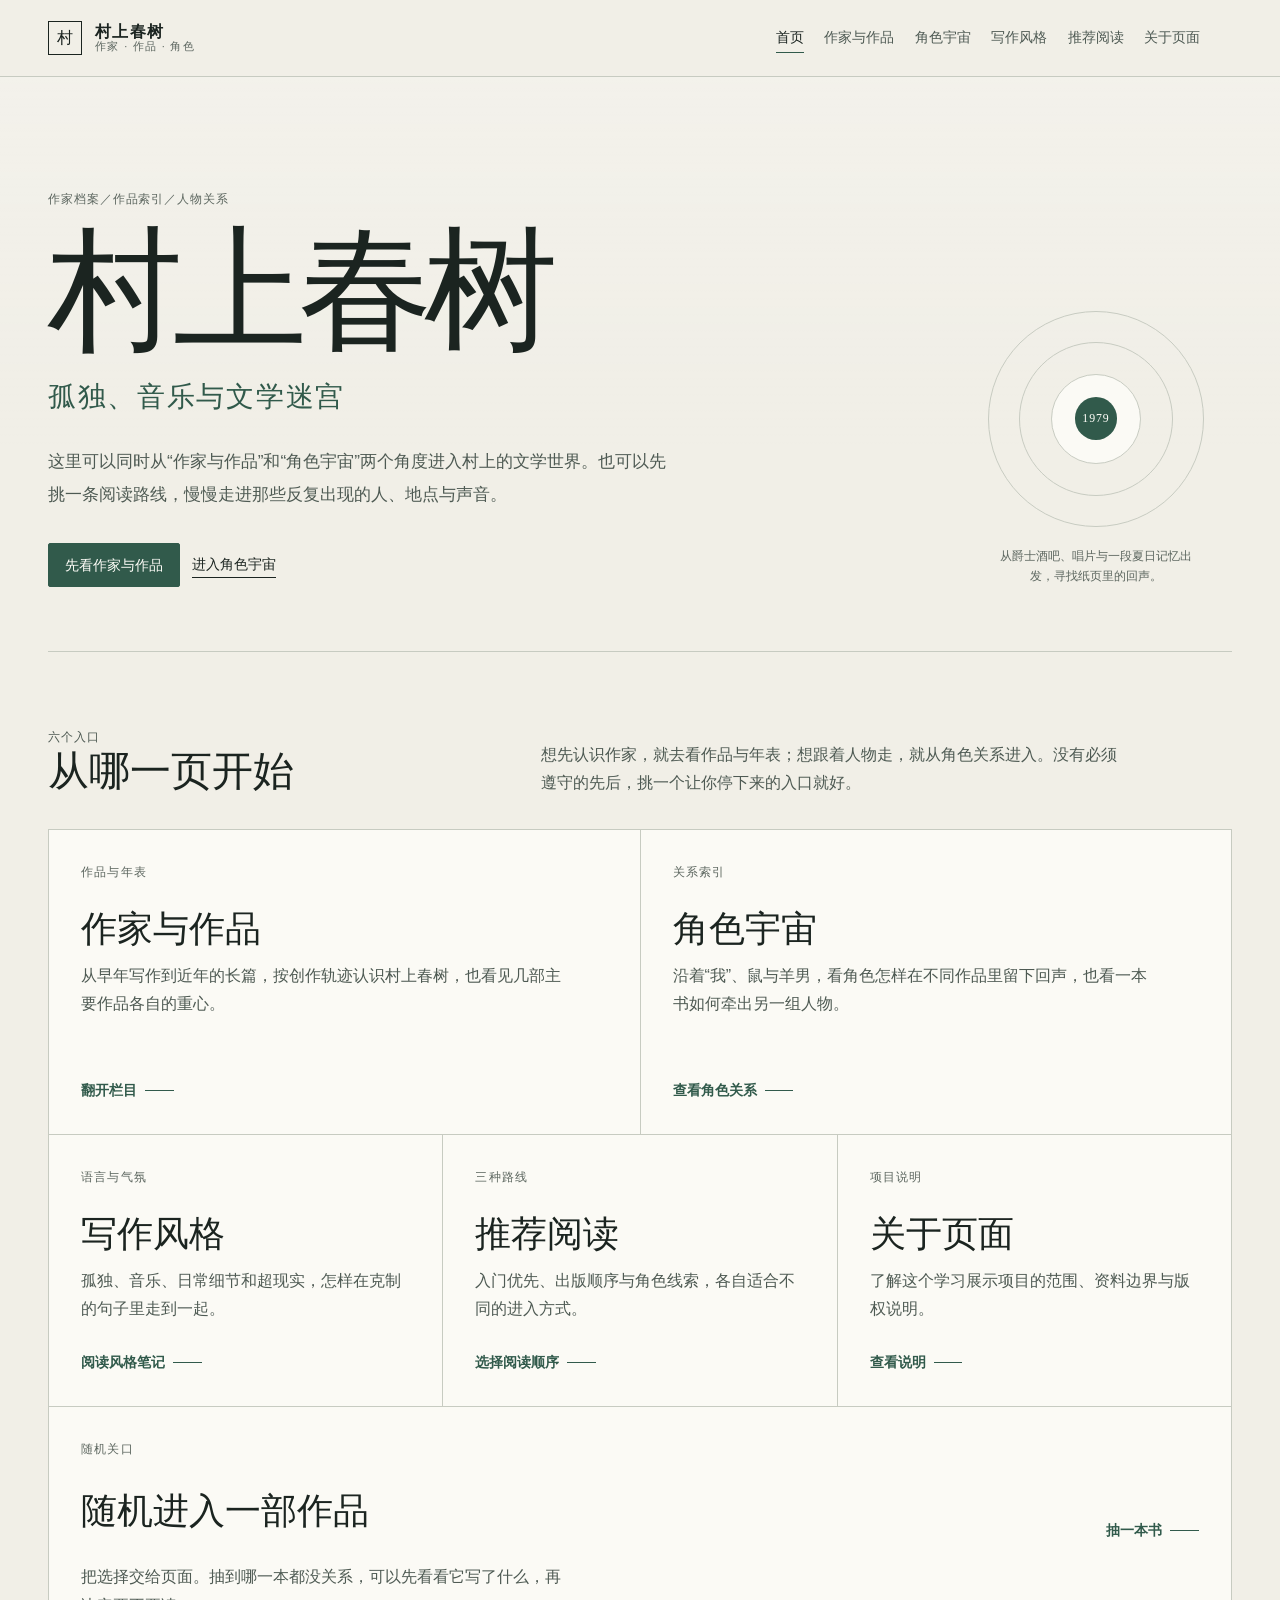
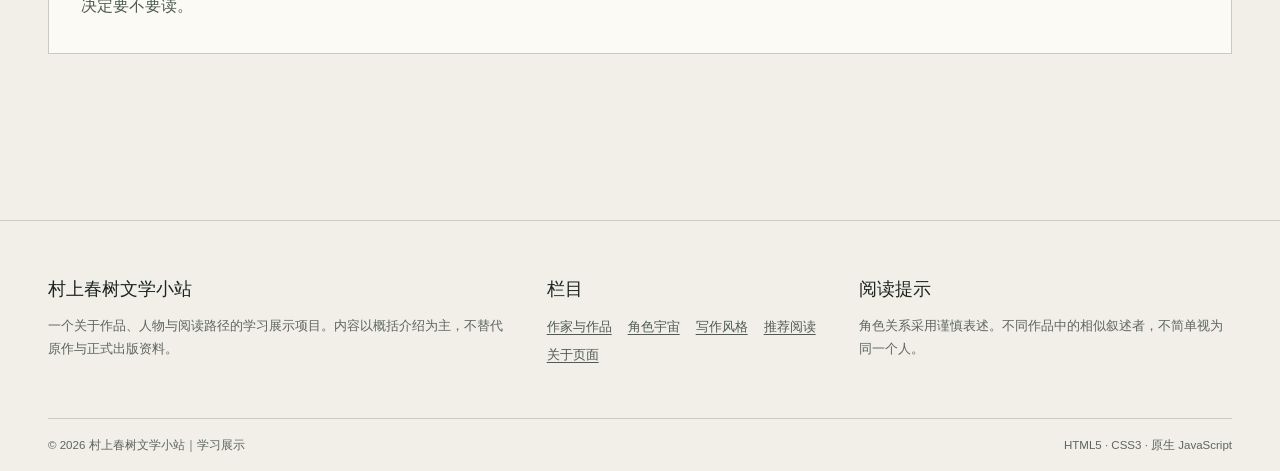
<file: codex/index.html>
<!DOCTYPE html>
<html lang="zh-CN">
  <head>
    <meta charset="UTF-8">
    <meta name="viewport" content="width=device-width, initial-scale=1.0">
    <meta
      name="description"
      content="从作家与作品、角色关系、写作风格和阅读顺序进入村上春树的文学世界。"
    >
    <title>村上春树：作家、作品与角色宇宙</title>
    <link rel="stylesheet" href="style.css">
    <script src="main.js" defer></script>
  </head>
  <body>
    <a class="skip-link" href="#main-content">跳到正文</a>

    <header class="site-header">
      <div class="nav-shell">
        <a class="brand" href="index.html" aria-label="村上春树文学小站首页">
          <span class="brand-mark" aria-hidden="true">村</span>
          <span class="brand-text">
            <strong>村上春树</strong>
            <small>作家 · 作品 · 角色</small>
          </span>
        </a>
        <button
          class="nav-toggle"
          type="button"
          aria-expanded="false"
          aria-controls="primary-navigation"
        >
          <span class="visually-hidden">打开导航</span>
          <span class="nav-toggle-lines" aria-hidden="true"></span>
        </button>
        <nav aria-label="主导航">
          <ul class="nav-list" id="primary-navigation">
            <li><a href="index.html" aria-current="page">首页</a></li>
            <li><a href="author.html">作家与作品</a></li>
            <li><a href="characters.html">角色宇宙</a></li>
            <li><a href="style.html">写作风格</a></li>
            <li><a href="reading.html">推荐阅读</a></li>
            <li><a href="about.html">关于页面</a></li>
          </ul>
        </nav>
      </div>
    </header>

    <main class="page-main" id="main-content">
      <section class="hero" aria-labelledby="hero-title">
        <div class="hero-grid">
          <div class="hero-copy">
            <p class="folio">作家档案／作品索引／人物关系</p>
            <h1 id="hero-title">村上春树</h1>
            <p class="hero-subtitle">孤独、音乐与文学迷宫</p>
            <p class="hero-lead">
              这里可以同时从“作家与作品”和“角色宇宙”两个角度进入村上的文学世界。也可以先挑一条阅读路线，慢慢走进那些反复出现的人、地点与声音。
            </p>
            <div class="hero-actions">
              <a class="button-link button-link--solid" href="author.html">先看作家与作品</a>
              <a class="text-link" href="characters.html">进入角色宇宙</a>
            </div>
          </div>
          <aside class="hero-aside" aria-label="阅读档案图形">
            <figure class="record-figure" aria-hidden="true">
              <span class="record-label">1979</span>
            </figure>
            <p class="record-caption">
              从爵士酒吧、唱片与一段夏日记忆出发，寻找纸页里的回声。
            </p>
          </aside>
        </div>
      </section>

      <section class="portal-section" aria-labelledby="portal-title">
        <div class="section-heading">
          <div>
            <p class="section-kicker">六个入口</p>
            <h2 id="portal-title">从哪一页开始</h2>
          </div>
          <p>
            想先认识作家，就去看作品与年表；想跟着人物走，就从角色关系进入。没有必须遵守的先后，挑一个让你停下来的入口就好。
          </p>
        </div>

        <div class="entry-grid">
          <a class="entry-card" href="author.html">
            <span class="entry-number">作品与年表</span>
            <h3>作家与作品</h3>
            <p>从早年写作到近年的长篇，按创作轨迹认识村上春树，也看见几部主要作品各自的重心。</p>
            <span class="entry-cta">翻开栏目</span>
          </a>

          <a class="entry-card" href="characters.html">
            <span class="entry-number">关系索引</span>
            <h3>角色宇宙</h3>
            <p>沿着“我”、鼠与羊男，看角色怎样在不同作品里留下回声，也看一本书如何牵出另一组人物。</p>
            <span class="entry-cta">查看角色关系</span>
          </a>

          <a class="entry-card" href="style.html">
            <span class="entry-number">语言与气氛</span>
            <h3>写作风格</h3>
            <p>孤独、音乐、日常细节和超现实，怎样在克制的句子里走到一起。</p>
            <span class="entry-cta">阅读风格笔记</span>
          </a>

          <a class="entry-card" href="reading.html">
            <span class="entry-number">三种路线</span>
            <h3>推荐阅读</h3>
            <p>入门优先、出版顺序与角色线索，各自适合不同的进入方式。</p>
            <span class="entry-cta">选择阅读顺序</span>
          </a>

          <a class="entry-card" href="about.html">
            <span class="entry-number">项目说明</span>
            <h3>关于页面</h3>
            <p>了解这个学习展示项目的范围、资料边界与版权说明。</p>
            <span class="entry-cta">查看说明</span>
          </a>

          <button class="entry-card" type="button" data-random-work>
            <span class="entry-number">随机关口</span>
            <h3>随机进入一部作品</h3>
            <p>把选择交给页面。抽到哪一本都没关系，可以先看看它写了什么，再决定要不要读。</p>
            <span class="entry-cta">抽一本书</span>
          </button>
        </div>
      </section>
    </main>

    <footer class="site-footer">
      <div class="page-main">
        <div class="footer-grid">
          <div>
            <h2>村上春树文学小站</h2>
            <p>一个关于作品、人物与阅读路径的学习展示项目。内容以概括介绍为主，不替代原作与正式出版资料。</p>
          </div>
          <div>
            <h2>栏目</h2>
            <div class="footer-nav">
              <a href="author.html">作家与作品</a>
              <a href="characters.html">角色宇宙</a>
              <a href="style.html">写作风格</a>
              <a href="reading.html">推荐阅读</a>
              <a href="about.html">关于页面</a>
            </div>
          </div>
          <div>
            <h2>阅读提示</h2>
            <p>角色关系采用谨慎表述。不同作品中的相似叙述者，不简单视为同一个人。</p>
          </div>
        </div>
        <div class="footer-bottom">
          <span>© <span data-current-year>2026</span> 村上春树文学小站｜学习展示</span>
          <span>HTML5 · CSS3 · 原生 JavaScript</span>
        </div>
      </div>
    </footer>
  </body>
</html>
</file>
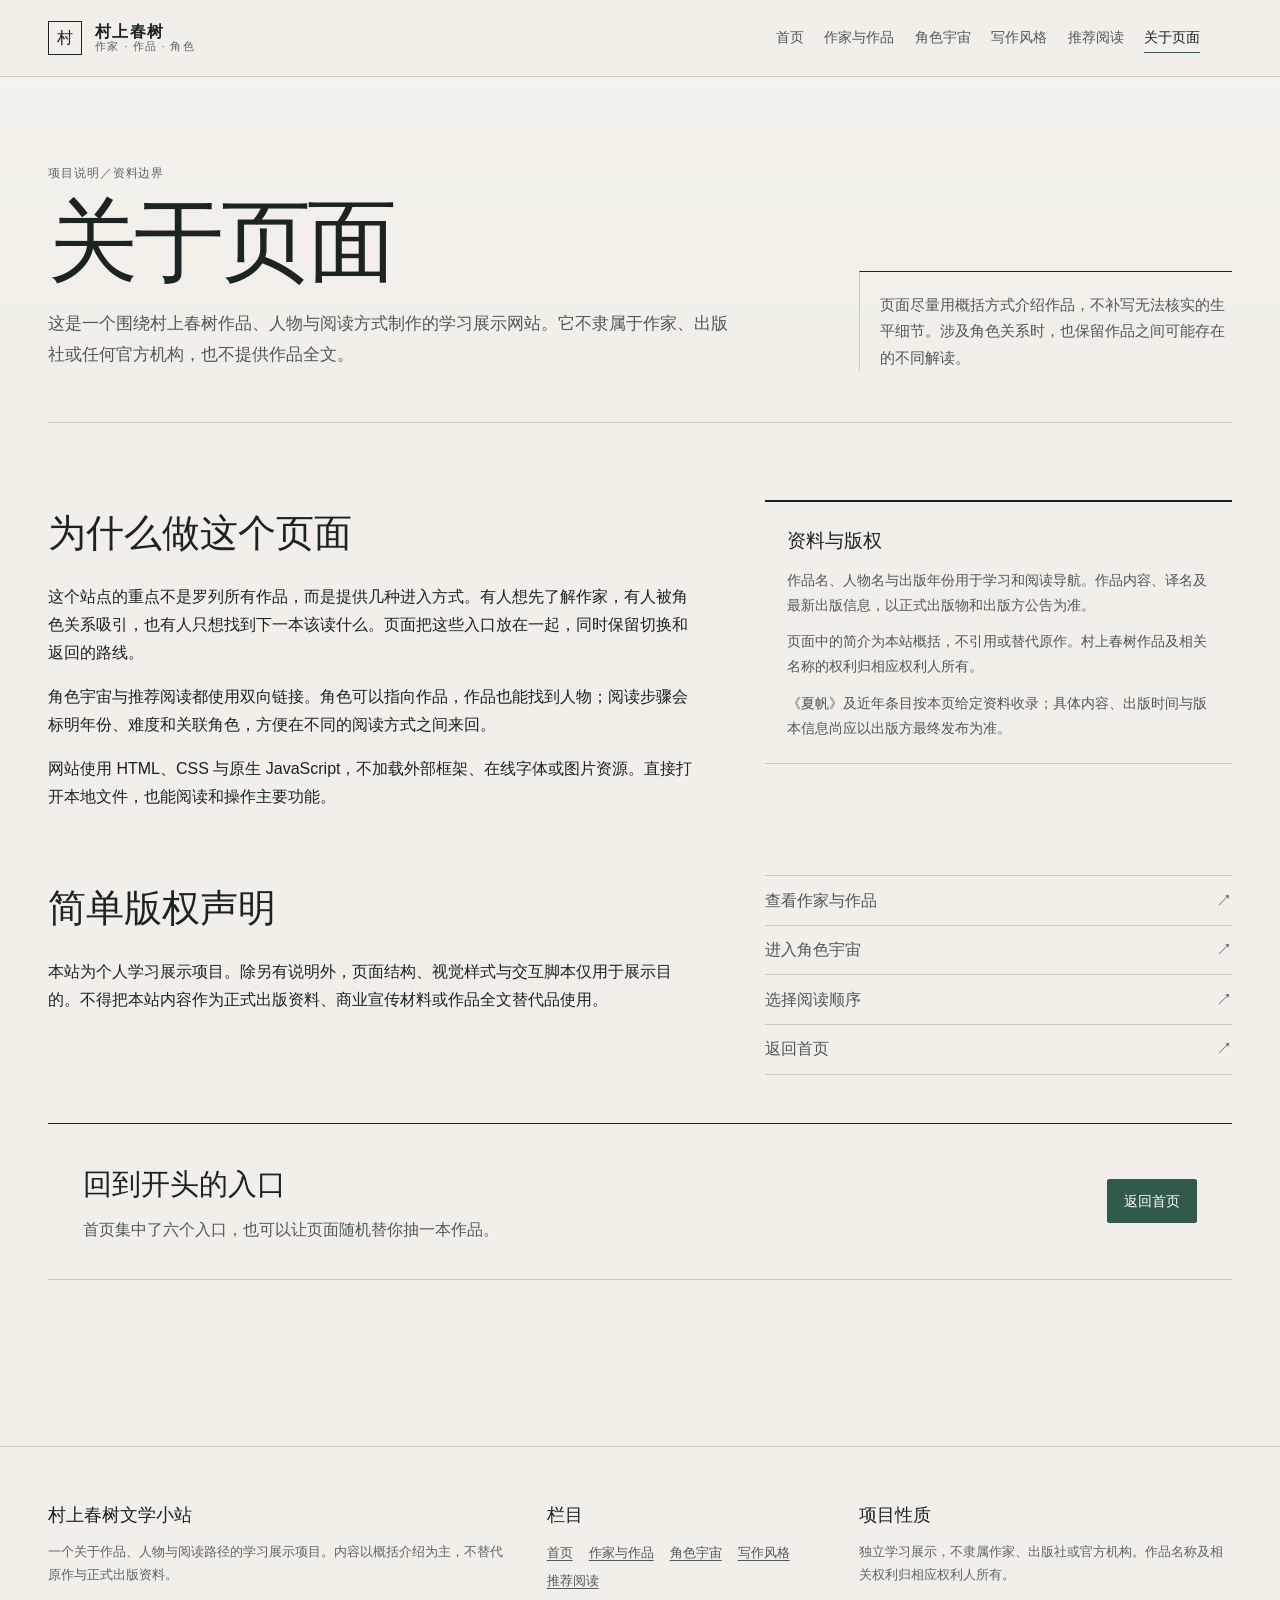
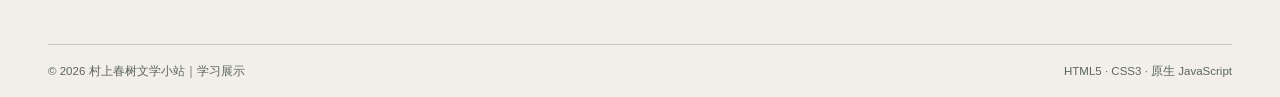
<file: codex/about.html>
<!DOCTYPE html>
<html lang="zh-CN">
  <head>
    <meta charset="UTF-8">
    <meta name="viewport" content="width=device-width, initial-scale=1.0">
    <meta
      name="description"
      content="“村上春树：作家、作品与角色宇宙”学习展示项目的页面说明、资料边界与版权声明。"
    >
    <title>关于页面｜村上春树：作家、作品与角色宇宙</title>
    <link rel="stylesheet" href="style.css">
    <script src="main.js" defer></script>
  </head>
  <body>
    <a class="skip-link" href="#main-content">跳到正文</a>

    <header class="site-header">
      <div class="nav-shell">
        <a class="brand" href="index.html" aria-label="村上春树文学小站首页">
          <span class="brand-mark" aria-hidden="true">村</span>
          <span class="brand-text">
            <strong>村上春树</strong>
            <small>作家 · 作品 · 角色</small>
          </span>
        </a>
        <button
          class="nav-toggle"
          type="button"
          aria-expanded="false"
          aria-controls="primary-navigation"
        >
          <span class="visually-hidden">打开导航</span>
          <span class="nav-toggle-lines" aria-hidden="true"></span>
        </button>
        <nav aria-label="主导航">
          <ul class="nav-list" id="primary-navigation">
            <li><a href="index.html">首页</a></li>
            <li><a href="author.html">作家与作品</a></li>
            <li><a href="characters.html">角色宇宙</a></li>
            <li><a href="style.html">写作风格</a></li>
            <li><a href="reading.html">推荐阅读</a></li>
            <li><a href="about.html" aria-current="page">关于页面</a></li>
          </ul>
        </nav>
      </div>
    </header>

    <main class="page-main" id="main-content">
      <header class="page-hero">
        <div class="page-hero-grid">
          <div>
            <p class="folio">项目说明／资料边界</p>
            <h1 class="page-title">关于页面</h1>
            <p class="page-intro">
              这是一个围绕村上春树作品、人物与阅读方式制作的学习展示网站。它不隶属于作家、出版社或任何官方机构，也不提供作品全文。
            </p>
          </div>
          <p class="page-note">
            页面尽量用概括方式介绍作品，不补写无法核实的生平细节。涉及角色关系时，也保留作品之间可能存在的不同解读。
          </p>
        </div>
      </header>

      <section class="about-section" aria-labelledby="about-project-title">
        <div class="about-grid">
          <div class="about-copy">
            <h2 id="about-project-title">为什么做这个页面</h2>
            <p>
              这个站点的重点不是罗列所有作品，而是提供几种进入方式。有人想先了解作家，有人被角色关系吸引，也有人只想找到下一本该读什么。页面把这些入口放在一起，同时保留切换和返回的路线。
            </p>
            <p>
              角色宇宙与推荐阅读都使用双向链接。角色可以指向作品，作品也能找到人物；阅读步骤会标明年份、难度和关联角色，方便在不同的阅读方式之间来回。
            </p>
            <p>
              网站使用 HTML、CSS 与原生 JavaScript，不加载外部框架、在线字体或图片资源。直接打开本地文件，也能阅读和操作主要功能。
            </p>
          </div>

          <aside class="notice" aria-labelledby="notice-title">
            <h2 id="notice-title">资料与版权</h2>
            <p>
              作品名、人物名与出版年份用于学习和阅读导航。作品内容、译名及最新出版信息，以正式出版物和出版方公告为准。
            </p>
            <p>
              页面中的简介为本站概括，不引用或替代原作。村上春树作品及相关名称的权利归相应权利人所有。
            </p>
            <p>
              《夏帆》及近年条目按本页给定资料收录；具体内容、出版时间与版本信息尚应以出版方最终发布为准。
            </p>
          </aside>
        </div>

        <div class="about-grid about-grid--spaced">
          <div class="about-copy">
            <h2>简单版权声明</h2>
            <p>
              本站为个人学习展示项目。除另有说明外，页面结构、视觉样式与交互脚本仅用于展示目的。不得把本站内容作为正式出版资料、商业宣传材料或作品全文替代品使用。
            </p>
          </div>
          <nav class="about-links" aria-label="相关页面">
            <a href="author.html"><span>查看作家与作品</span><span aria-hidden="true">↗</span></a>
            <a href="characters.html"><span>进入角色宇宙</span><span aria-hidden="true">↗</span></a>
            <a href="reading.html"><span>选择阅读顺序</span><span aria-hidden="true">↗</span></a>
            <a href="index.html"><span>返回首页</span><span aria-hidden="true">↗</span></a>
          </nav>
        </div>

        <div class="inline-reading">
          <div>
            <h2>回到开头的入口</h2>
            <p>首页集中了六个入口，也可以让页面随机替你抽一本作品。</p>
          </div>
          <a class="button-link button-link--solid" href="index.html">返回首页</a>
        </div>
      </section>
    </main>

    <footer class="site-footer">
      <div class="page-main">
        <div class="footer-grid">
          <div>
            <h2>村上春树文学小站</h2>
            <p>一个关于作品、人物与阅读路径的学习展示项目。内容以概括介绍为主，不替代原作与正式出版资料。</p>
          </div>
          <div>
            <h2>栏目</h2>
            <div class="footer-nav">
              <a href="index.html">首页</a>
              <a href="author.html">作家与作品</a>
              <a href="characters.html">角色宇宙</a>
              <a href="style.html">写作风格</a>
              <a href="reading.html">推荐阅读</a>
            </div>
          </div>
          <div>
            <h2>项目性质</h2>
            <p>独立学习展示，不隶属作家、出版社或官方机构。作品名称及相关权利归相应权利人所有。</p>
          </div>
        </div>
        <div class="footer-bottom">
          <span>© <span data-current-year>2026</span> 村上春树文学小站｜学习展示</span>
          <span>HTML5 · CSS3 · 原生 JavaScript</span>
        </div>
      </div>
    </footer>
  </body>
</html>
</file>
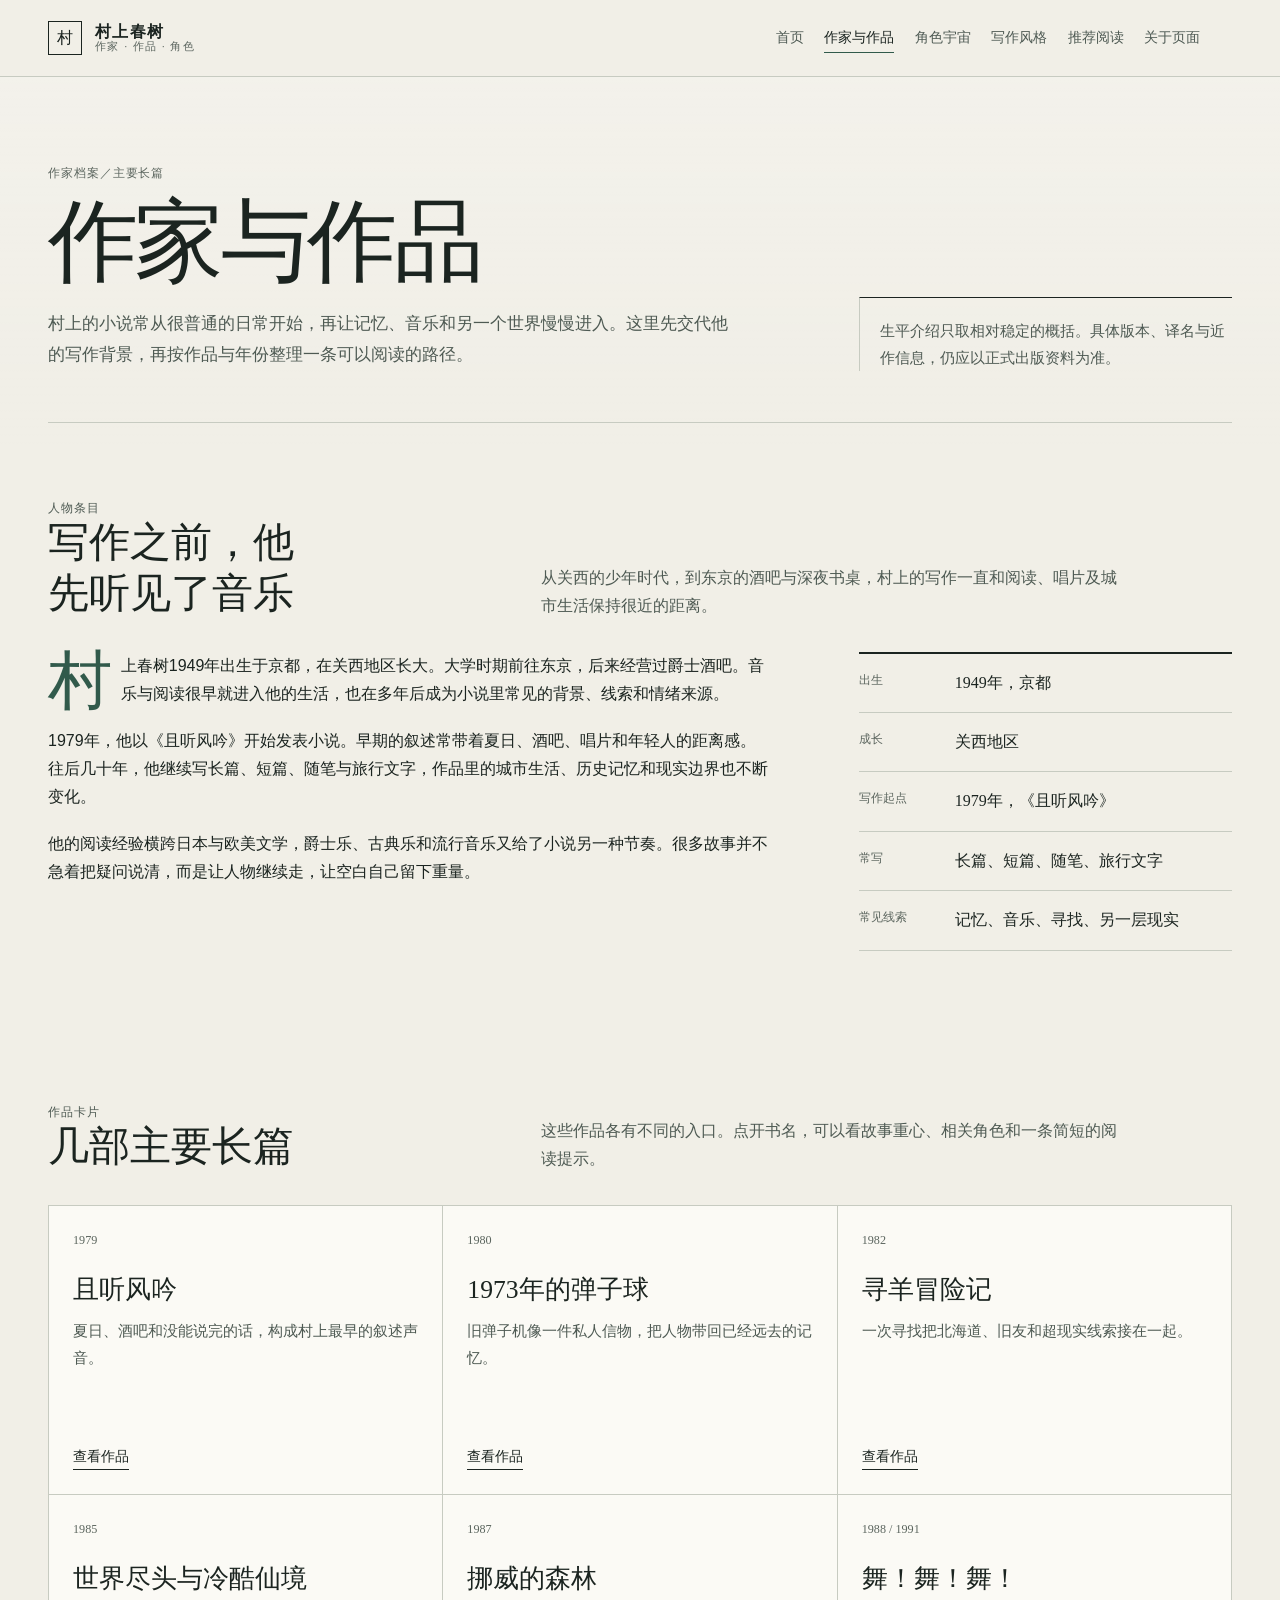
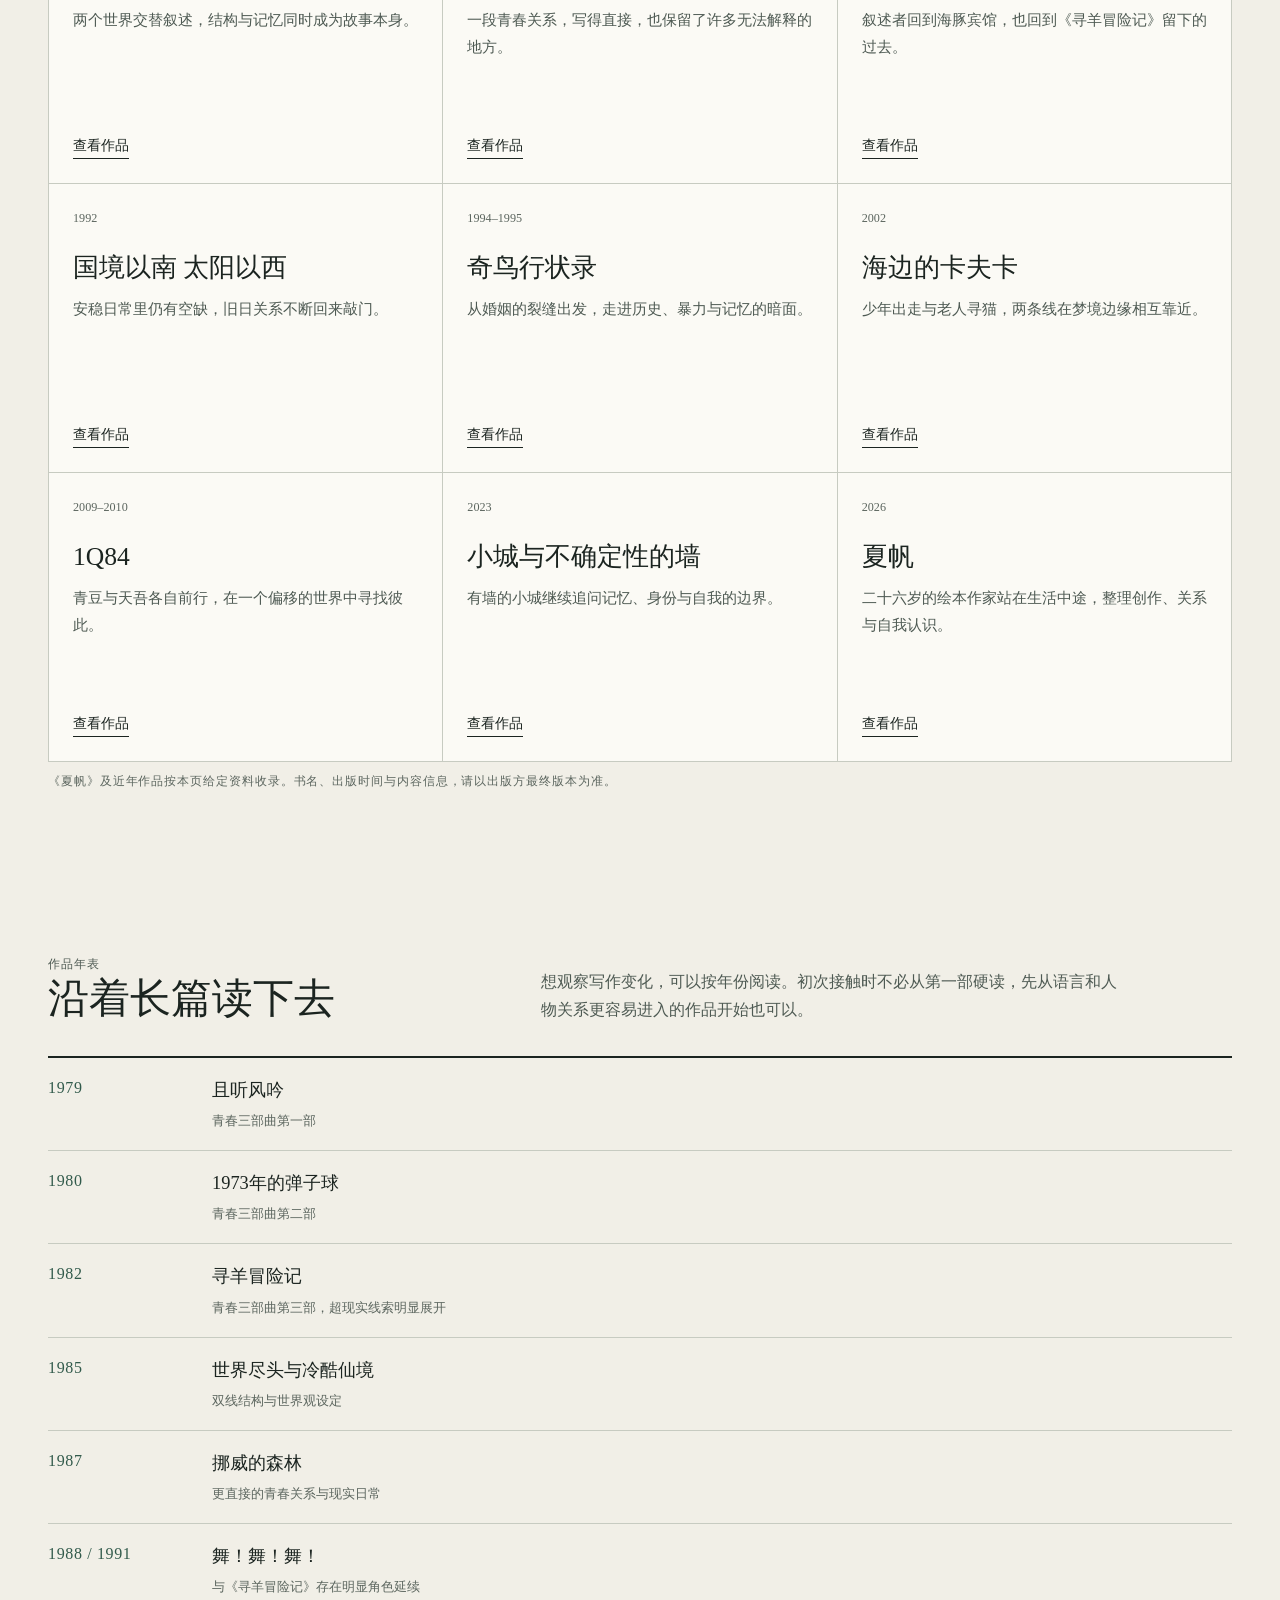
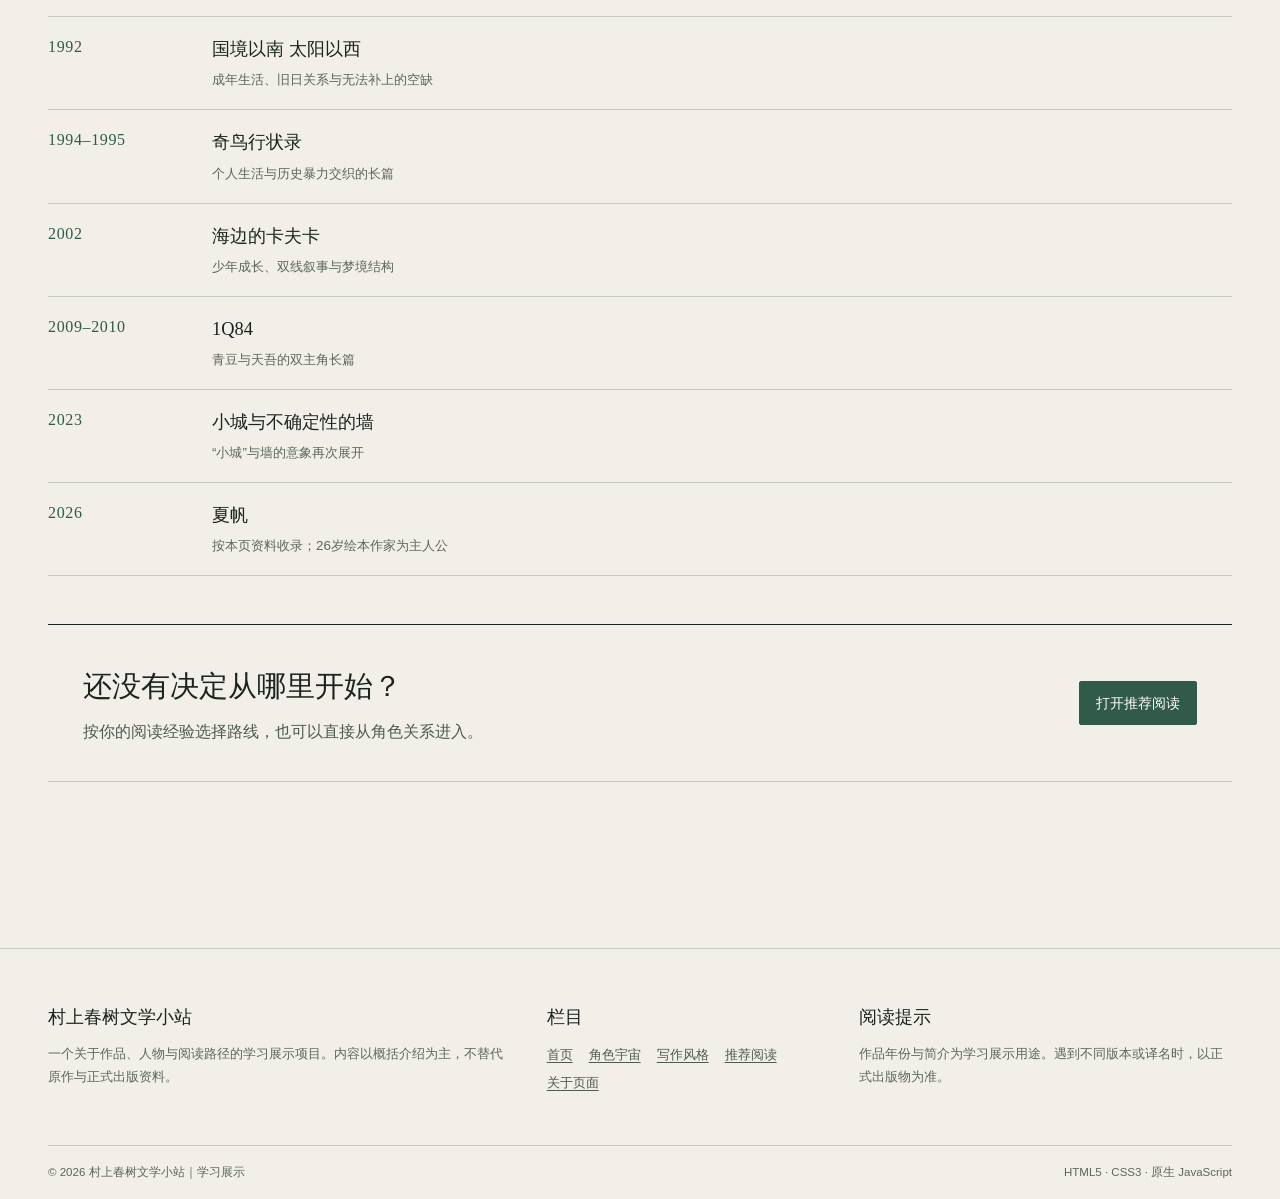
<file: codex/author.html>
<!DOCTYPE html>
<html lang="zh-CN">
  <head>
    <meta charset="UTF-8">
    <meta name="viewport" content="width=device-width, initial-scale=1.0">
    <meta
      name="description"
      content="村上春树的作家简介、代表作品与主要长篇年表。"
    >
    <title>作家与作品｜村上春树：作家、作品与角色宇宙</title>
    <link rel="stylesheet" href="style.css">
    <script src="main.js" defer></script>
  </head>
  <body>
    <a class="skip-link" href="#main-content">跳到正文</a>

    <header class="site-header">
      <div class="nav-shell">
        <a class="brand" href="index.html" aria-label="村上春树文学小站首页">
          <span class="brand-mark" aria-hidden="true">村</span>
          <span class="brand-text">
            <strong>村上春树</strong>
            <small>作家 · 作品 · 角色</small>
          </span>
        </a>
        <button
          class="nav-toggle"
          type="button"
          aria-expanded="false"
          aria-controls="primary-navigation"
        >
          <span class="visually-hidden">打开导航</span>
          <span class="nav-toggle-lines" aria-hidden="true"></span>
        </button>
        <nav aria-label="主导航">
          <ul class="nav-list" id="primary-navigation">
            <li><a href="index.html">首页</a></li>
            <li><a href="author.html" aria-current="page">作家与作品</a></li>
            <li><a href="characters.html">角色宇宙</a></li>
            <li><a href="style.html">写作风格</a></li>
            <li><a href="reading.html">推荐阅读</a></li>
            <li><a href="about.html">关于页面</a></li>
          </ul>
        </nav>
      </div>
    </header>

    <main id="main-content">
      <div class="page-main">
        <header class="page-hero">
          <div class="page-hero-grid">
            <div>
              <p class="folio">作家档案／主要长篇</p>
              <h1 class="page-title">作家与作品</h1>
              <p class="page-intro">
                村上的小说常从很普通的日常开始，再让记忆、音乐和另一个世界慢慢进入。这里先交代他的写作背景，再按作品与年份整理一条可以阅读的路径。
              </p>
            </div>
            <p class="page-note">
              生平介绍只取相对稳定的概括。具体版本、译名与近作信息，仍应以正式出版资料为准。
            </p>
          </div>
        </header>

        <section class="content-section" aria-labelledby="author-intro-title">
          <div class="section-heading">
            <div>
              <p class="section-kicker">人物条目</p>
              <h2 id="author-intro-title">写作之前，他先听见了音乐</h2>
            </div>
            <p>
              从关西的少年时代，到东京的酒吧与深夜书桌，村上的写作一直和阅读、唱片及城市生活保持很近的距离。
            </p>
          </div>

          <div class="author-profile">
            <div class="prose-column">
              <p>
                村上春树1949年出生于京都，在关西地区长大。大学时期前往东京，后来经营过爵士酒吧。音乐与阅读很早就进入他的生活，也在多年后成为小说里常见的背景、线索和情绪来源。
              </p>
              <p>
                1979年，他以《且听风吟》开始发表小说。早期的叙述常带着夏日、酒吧、唱片和年轻人的距离感。往后几十年，他继续写长篇、短篇、随笔与旅行文字，作品里的城市生活、历史记忆和现实边界也不断变化。
              </p>
              <p>
                他的阅读经验横跨日本与欧美文学，爵士乐、古典乐和流行音乐又给了小说另一种节奏。很多故事并不急着把疑问说清，而是让人物继续走，让空白自己留下重量。
              </p>
            </div>
            <dl class="profile-facts" aria-label="作家基本资料">
              <div>
                <dt>出生</dt>
                <dd>1949年，京都</dd>
              </div>
              <div>
                <dt>成长</dt>
                <dd>关西地区</dd>
              </div>
              <div>
                <dt>写作起点</dt>
                <dd>1979年，《且听风吟》</dd>
              </div>
              <div>
                <dt>常写</dt>
                <dd>长篇、短篇、随笔、旅行文字</dd>
              </div>
              <div>
                <dt>常见线索</dt>
                <dd>记忆、音乐、寻找、另一层现实</dd>
              </div>
            </dl>
          </div>
        </section>

        <section class="content-section" aria-labelledby="works-title">
          <div class="section-heading">
            <div>
              <p class="section-kicker">作品卡片</p>
              <h2 id="works-title">几部主要长篇</h2>
            </div>
            <p>
              这些作品各有不同的入口。点开书名，可以看故事重心、相关角色和一条简短的阅读提示。
            </p>
          </div>

          <div class="works-grid">
            <a class="work-card" href="work.html?work=hear-the-wind-sing">
              <span class="work-year">1979</span>
              <h3>且听风吟</h3>
              <p>夏日、酒吧和没能说完的话，构成村上最早的叙述声音。</p>
              <span class="text-link">查看作品</span>
            </a>
            <a class="work-card" href="work.html?work=pinball-1973">
              <span class="work-year">1980</span>
              <h3>1973年的弹子球</h3>
              <p>旧弹子机像一件私人信物，把人物带回已经远去的记忆。</p>
              <span class="text-link">查看作品</span>
            </a>
            <a class="work-card" href="work.html?work=a-wild-sheep-chase">
              <span class="work-year">1982</span>
              <h3>寻羊冒险记</h3>
              <p>一次寻找把北海道、旧友和超现实线索接在一起。</p>
              <span class="text-link">查看作品</span>
            </a>
            <a class="work-card" href="work.html?work=hard-boiled-wonderland">
              <span class="work-year">1985</span>
              <h3>世界尽头与冷酷仙境</h3>
              <p>两个世界交替叙述，结构与记忆同时成为故事本身。</p>
              <span class="text-link">查看作品</span>
            </a>
            <a class="work-card" href="work.html?work=norwegian-wood">
              <span class="work-year">1987</span>
              <h3>挪威的森林</h3>
              <p>一段青春关系，写得直接，也保留了许多无法解释的地方。</p>
              <span class="text-link">查看作品</span>
            </a>
            <a class="work-card" href="work.html?work=dance-dance-dance">
              <span class="work-year">1988 / 1991</span>
              <h3>舞！舞！舞！</h3>
              <p>叙述者回到海豚宾馆，也回到《寻羊冒险记》留下的过去。</p>
              <span class="text-link">查看作品</span>
            </a>
            <a class="work-card" href="work.html?work=south-of-the-border-west-of-the-sun">
              <span class="work-year">1992</span>
              <h3>国境以南 太阳以西</h3>
              <p>安稳日常里仍有空缺，旧日关系不断回来敲门。</p>
              <span class="text-link">查看作品</span>
            </a>
            <a class="work-card" href="work.html?work=the-wind-up-bird-chronicle">
              <span class="work-year">1994–1995</span>
              <h3>奇鸟行状录</h3>
              <p>从婚姻的裂缝出发，走进历史、暴力与记忆的暗面。</p>
              <span class="text-link">查看作品</span>
            </a>
            <a class="work-card" href="work.html?work=kafka-on-the-shore">
              <span class="work-year">2002</span>
              <h3>海边的卡夫卡</h3>
              <p>少年出走与老人寻猫，两条线在梦境边缘相互靠近。</p>
              <span class="text-link">查看作品</span>
            </a>
            <a class="work-card" href="work.html?work=1q84">
              <span class="work-year">2009–2010</span>
              <h3>1Q84</h3>
              <p>青豆与天吾各自前行，在一个偏移的世界中寻找彼此。</p>
              <span class="text-link">查看作品</span>
            </a>
            <a class="work-card" href="work.html?work=the-city-and-its-uncertain-walls">
              <span class="work-year">2023</span>
              <h3>小城与不确定性的墙</h3>
              <p>有墙的小城继续追问记忆、身份与自我的边界。</p>
              <span class="text-link">查看作品</span>
            </a>
            <a class="work-card" href="work.html?work=kaho">
              <span class="work-year">2026</span>
              <h3>夏帆</h3>
              <p>二十六岁的绘本作家站在生活中途，整理创作、关系与自我认识。</p>
              <span class="text-link">查看作品</span>
            </a>
          </div>
          <p class="status-note">
            《夏帆》及近年作品按本页给定资料收录。书名、出版时间与内容信息，请以出版方最终版本为准。
          </p>
        </section>

        <section class="content-section" aria-labelledby="timeline-title">
          <div class="section-heading">
            <div>
              <p class="section-kicker">作品年表</p>
              <h2 id="timeline-title">沿着长篇读下去</h2>
            </div>
            <p>
              想观察写作变化，可以按年份阅读。初次接触时不必从第一部硬读，先从语言和人物关系更容易进入的作品开始也可以。
            </p>
          </div>

          <ol class="timeline">
            <li><time datetime="1979">1979</time><div><strong>且听风吟</strong><span>青春三部曲第一部</span></div></li>
            <li><time datetime="1980">1980</time><div><strong>1973年的弹子球</strong><span>青春三部曲第二部</span></div></li>
            <li><time datetime="1982">1982</time><div><strong>寻羊冒险记</strong><span>青春三部曲第三部，超现实线索明显展开</span></div></li>
            <li><time datetime="1985">1985</time><div><strong>世界尽头与冷酷仙境</strong><span>双线结构与世界观设定</span></div></li>
            <li><time datetime="1987">1987</time><div><strong>挪威的森林</strong><span>更直接的青春关系与现实日常</span></div></li>
            <li><time datetime="1988">1988 / 1991</time><div><strong>舞！舞！舞！</strong><span>与《寻羊冒险记》存在明显角色延续</span></div></li>
            <li><time datetime="1992">1992</time><div><strong>国境以南 太阳以西</strong><span>成年生活、旧日关系与无法补上的空缺</span></div></li>
            <li><time datetime="1994">1994–1995</time><div><strong>奇鸟行状录</strong><span>个人生活与历史暴力交织的长篇</span></div></li>
            <li><time datetime="2002">2002</time><div><strong>海边的卡夫卡</strong><span>少年成长、双线叙事与梦境结构</span></div></li>
            <li><time datetime="2009">2009–2010</time><div><strong>1Q84</strong><span>青豆与天吾的双主角长篇</span></div></li>
            <li><time datetime="2023">2023</time><div><strong>小城与不确定性的墙</strong><span>“小城”与墙的意象再次展开</span></div></li>
            <li><time datetime="2026">2026</time><div><strong>夏帆</strong><span>按本页资料收录；26岁绘本作家为主人公</span></div></li>
          </ol>

          <div class="inline-reading">
            <div>
              <h2>还没有决定从哪里开始？</h2>
              <p>按你的阅读经验选择路线，也可以直接从角色关系进入。</p>
            </div>
            <a class="button-link button-link--solid" href="reading.html">打开推荐阅读</a>
          </div>
        </section>
      </div>
    </main>

    <footer class="site-footer">
      <div class="page-main">
        <div class="footer-grid">
          <div>
            <h2>村上春树文学小站</h2>
            <p>一个关于作品、人物与阅读路径的学习展示项目。内容以概括介绍为主，不替代原作与正式出版资料。</p>
          </div>
          <div>
            <h2>栏目</h2>
            <div class="footer-nav">
              <a href="index.html">首页</a>
              <a href="characters.html">角色宇宙</a>
              <a href="style.html">写作风格</a>
              <a href="reading.html">推荐阅读</a>
              <a href="about.html">关于页面</a>
            </div>
          </div>
          <div>
            <h2>阅读提示</h2>
            <p>作品年份与简介为学习展示用途。遇到不同版本或译名时，以正式出版物为准。</p>
          </div>
        </div>
        <div class="footer-bottom">
          <span>© <span data-current-year>2026</span> 村上春树文学小站｜学习展示</span>
          <span>HTML5 · CSS3 · 原生 JavaScript</span>
        </div>
      </div>
    </footer>
  </body>
</html>
</file>
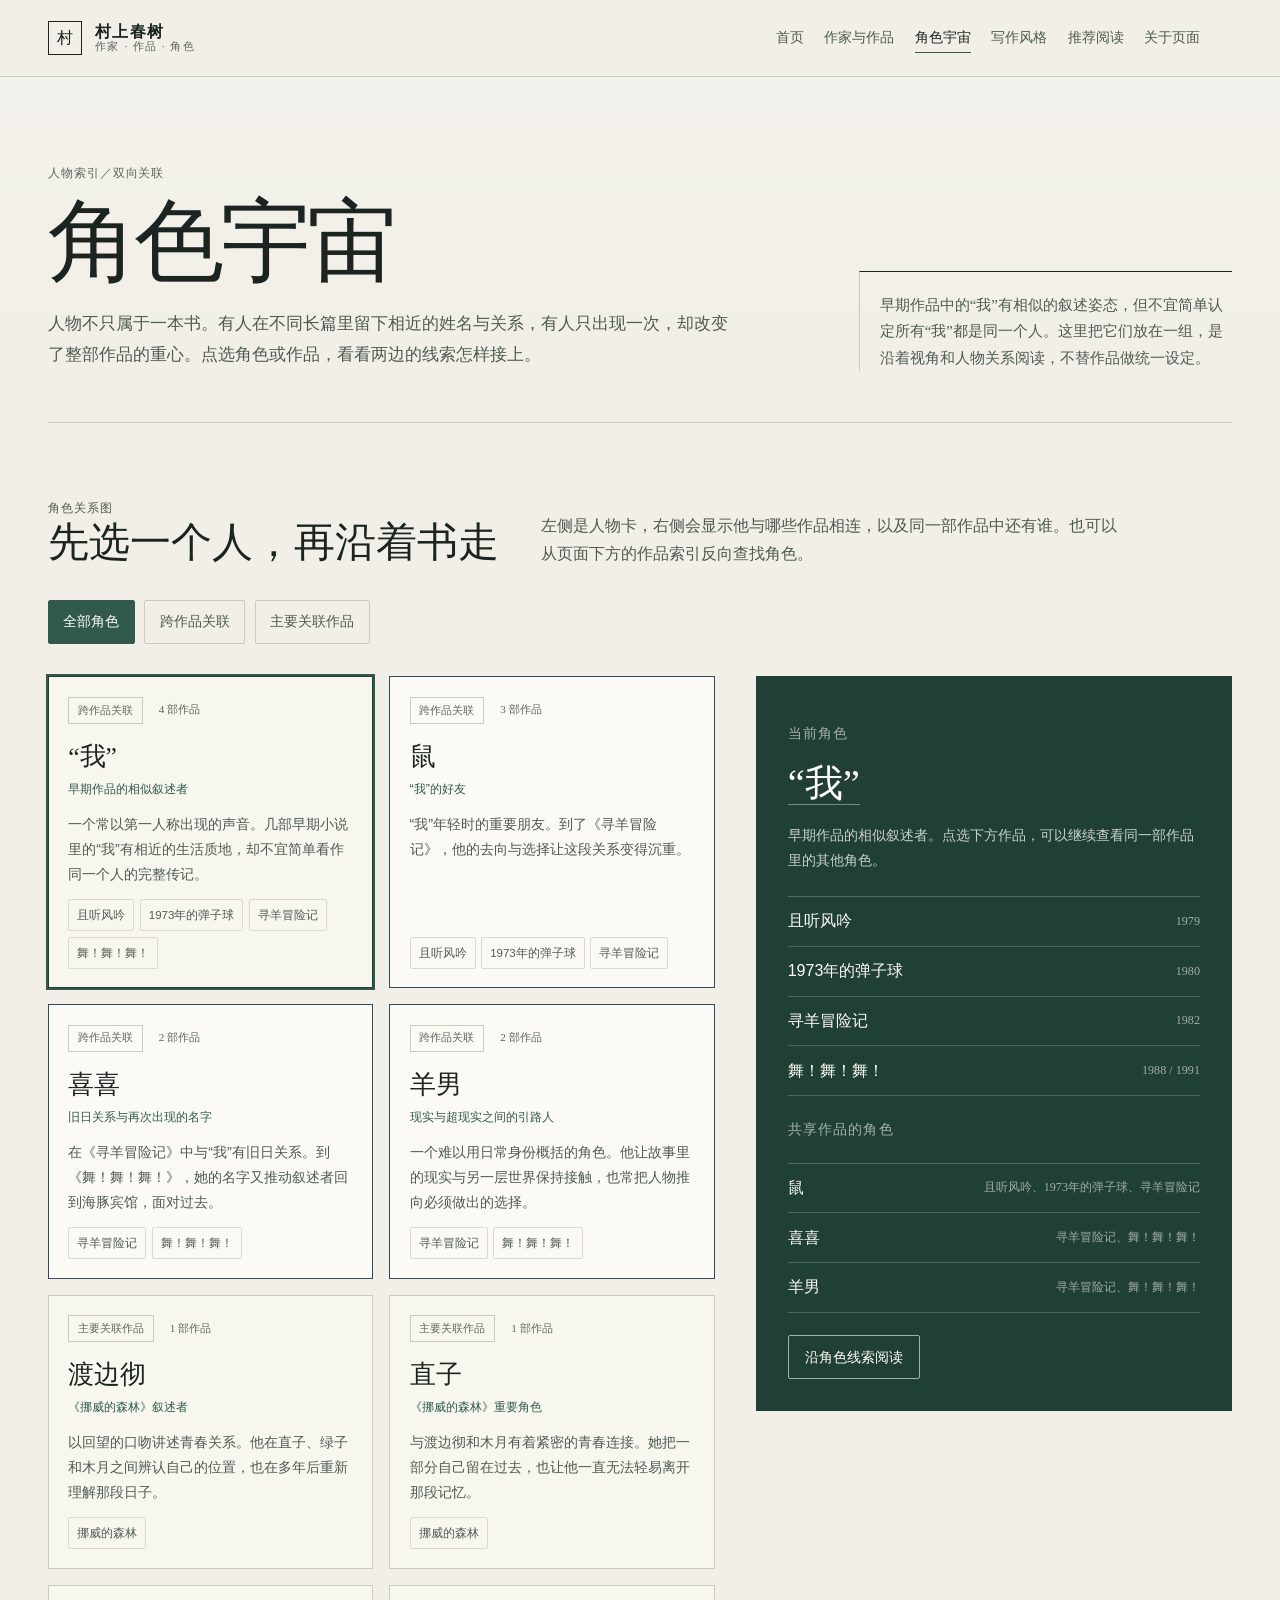
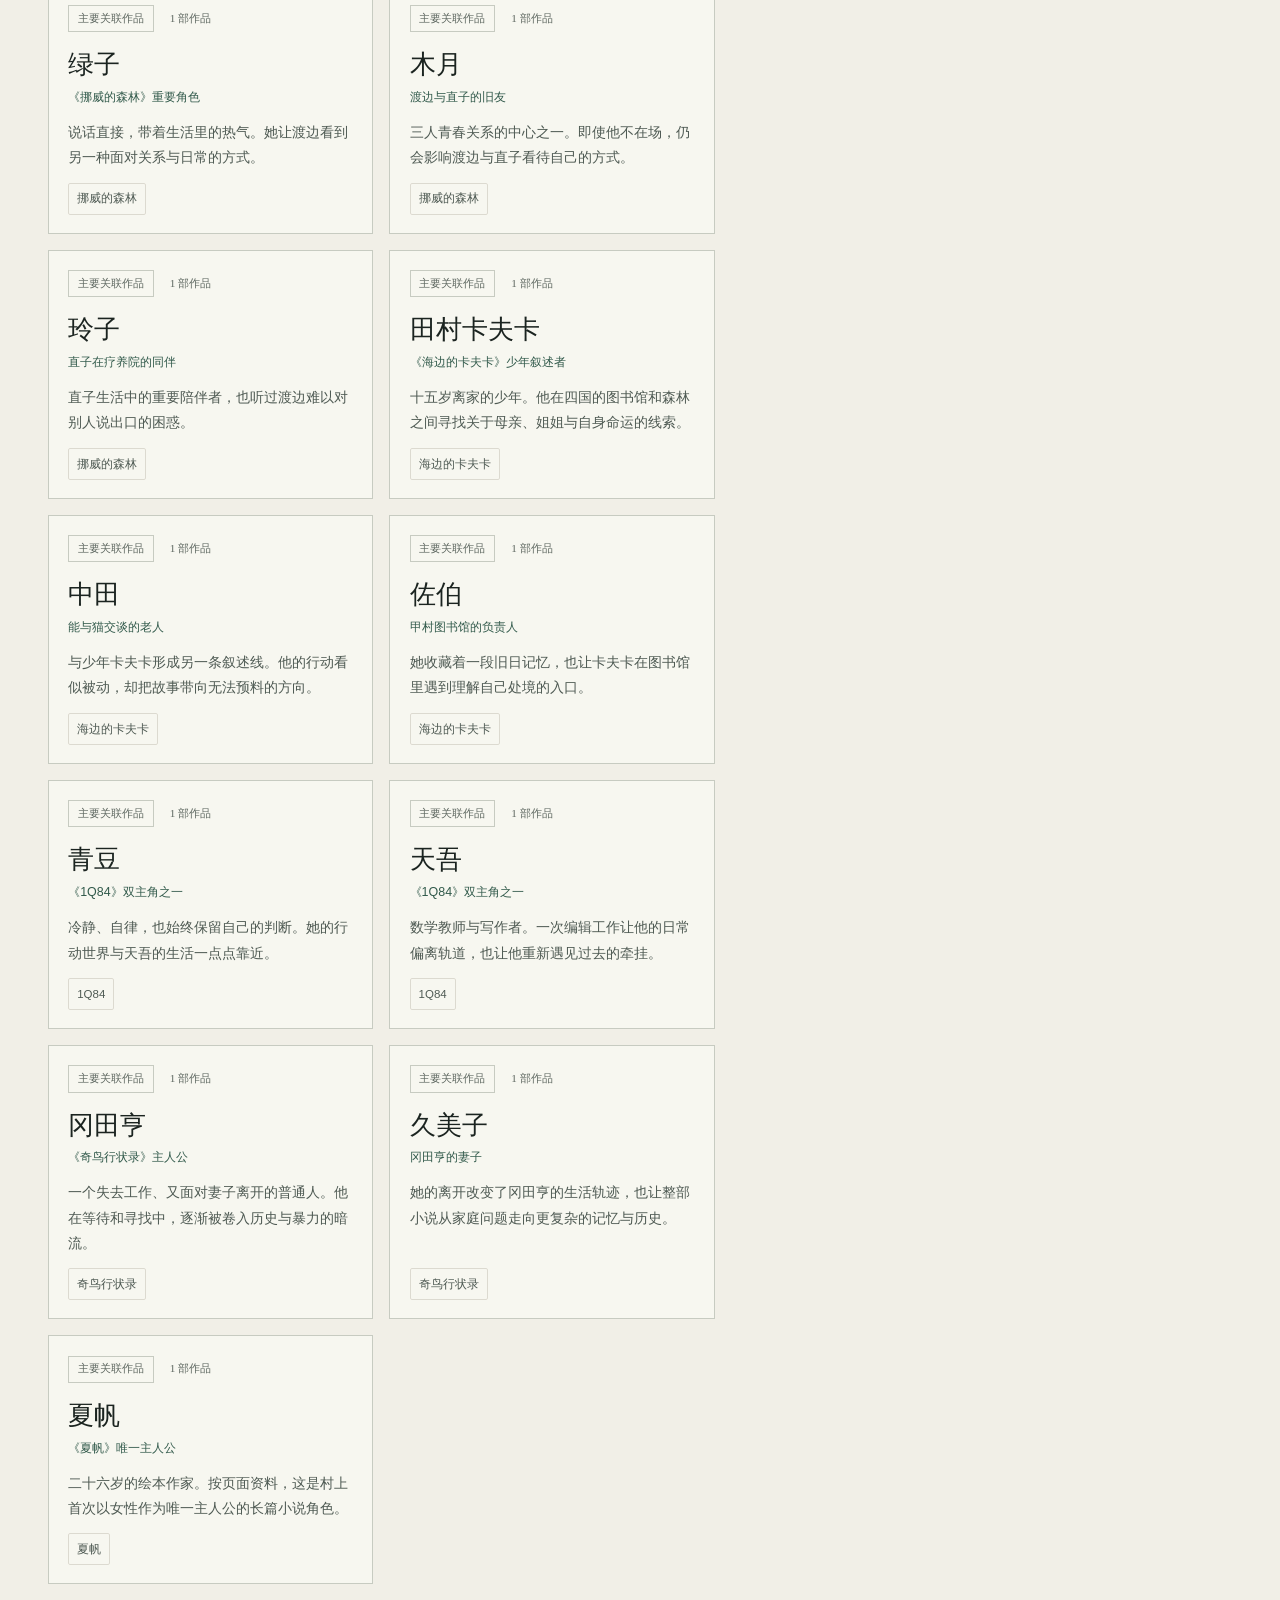
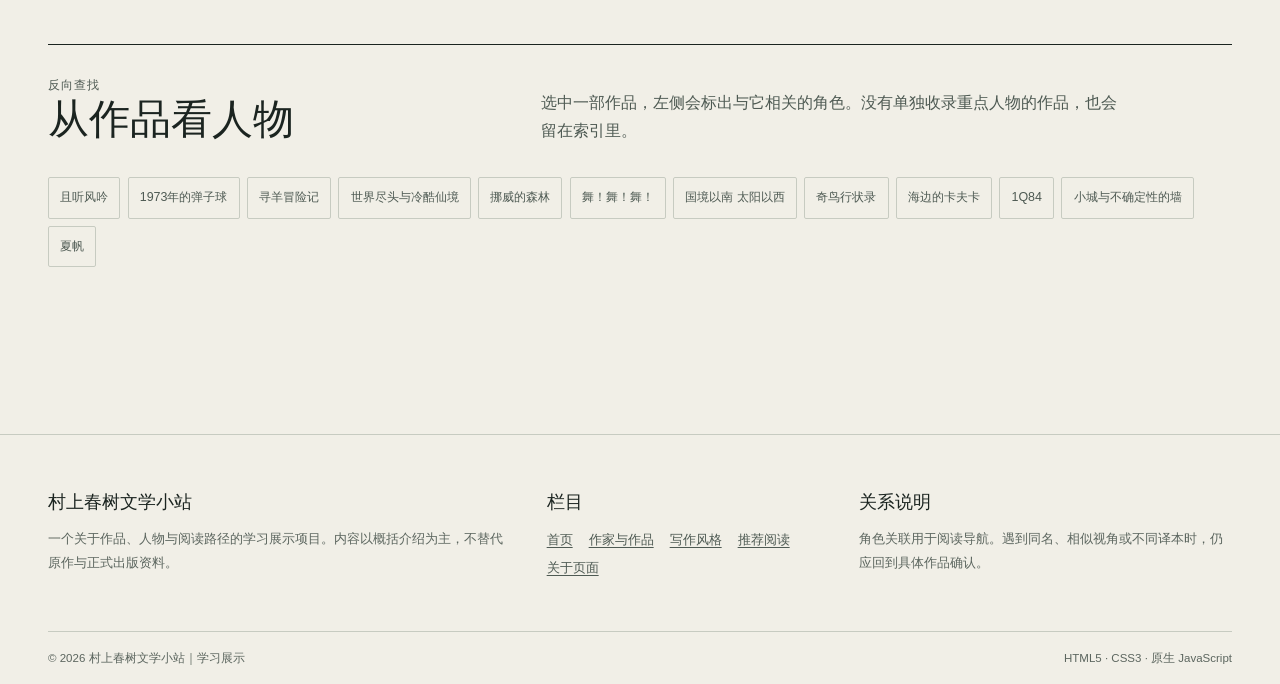
<file: codex/characters.html>
<!DOCTYPE html>
<html lang="zh-CN">
  <head>
    <meta charset="UTF-8">
    <meta name="viewport" content="width=device-width, initial-scale=1.0">
    <meta
      name="description"
      content="按角色与作品的双向关系浏览村上春树小说人物，包括“我”、鼠、喜喜、羊男等角色。"
    >
    <title>角色宇宙｜村上春树：作家、作品与角色宇宙</title>
    <link rel="stylesheet" href="style.css">
    <script src="main.js" defer></script>
  </head>
  <body>
    <a class="skip-link" href="#main-content">跳到正文</a>

    <header class="site-header">
      <div class="nav-shell">
        <a class="brand" href="index.html" aria-label="村上春树文学小站首页">
          <span class="brand-mark" aria-hidden="true">村</span>
          <span class="brand-text">
            <strong>村上春树</strong>
            <small>作家 · 作品 · 角色</small>
          </span>
        </a>
        <button
          class="nav-toggle"
          type="button"
          aria-expanded="false"
          aria-controls="primary-navigation"
        >
          <span class="visually-hidden">打开导航</span>
          <span class="nav-toggle-lines" aria-hidden="true"></span>
        </button>
        <nav aria-label="主导航">
          <ul class="nav-list" id="primary-navigation">
            <li><a href="index.html">首页</a></li>
            <li><a href="author.html">作家与作品</a></li>
            <li><a href="characters.html" aria-current="page">角色宇宙</a></li>
            <li><a href="style.html">写作风格</a></li>
            <li><a href="reading.html">推荐阅读</a></li>
            <li><a href="about.html">关于页面</a></li>
          </ul>
        </nav>
      </div>
    </header>

    <main class="page-main" id="main-content">
      <header class="page-hero">
        <div class="page-hero-grid">
          <div>
            <p class="folio">人物索引／双向关联</p>
            <h1 class="page-title">角色宇宙</h1>
            <p class="page-intro">
              人物不只属于一本书。有人在不同长篇里留下相近的姓名与关系，有人只出现一次，却改变了整部作品的重心。点选角色或作品，看看两边的线索怎样接上。
            </p>
          </div>
          <p class="page-note">
            早期作品中的“我”有相似的叙述姿态，但不宜简单认定所有“我”都是同一个人。这里把它们放在一组，是沿着视角和人物关系阅读，不替作品做统一设定。
          </p>
        </div>
      </header>

      <section
        class="content-section"
        id="character-universe"
        aria-labelledby="universe-title"
      >
        <div class="section-heading">
          <div>
            <p class="section-kicker">角色关系图</p>
            <h2 id="universe-title">先选一个人，再沿着书走</h2>
          </div>
          <p>
            左侧是人物卡，右侧会显示他与哪些作品相连，以及同一部作品中还有谁。也可以从页面下方的作品索引反向查找角色。
          </p>
        </div>

        <div class="filter-bar" aria-label="筛选角色类型">
          <button class="filter-button" type="button" data-character-filter="all" aria-pressed="true">全部角色</button>
          <button class="filter-button" type="button" data-character-filter="cross" aria-pressed="false">跨作品关联</button>
          <button class="filter-button" type="button" data-character-filter="single" aria-pressed="false">主要关联作品</button>
        </div>

        <p class="visually-hidden" aria-live="polite" data-character-count>
          当前显示 17 位角色
        </p>

        <div class="universe-layout">
          <div class="character-grid" data-character-grid>
            <noscript>
              <p>角色互动需要启用 JavaScript。还可以先阅读作品页与推荐阅读页。</p>
            </noscript>
          </div>

          <aside
            class="relationship-board"
            aria-labelledby="relationship-title"
            data-relationship-board
          >
            <p class="eyebrow">关系视图</p>
            <h2 id="relationship-title">选一张角色卡</h2>
            <p>右侧内容会随着角色或作品的选择而更新。选用“我”作为起点，可以看到早期叙述者留下的几条人物线。</p>
            <p class="relationship-hint">操作提示：角色卡、作品名与关系列表都可以点击。</p>
          </aside>
        </div>

        <div class="work-index-panel" aria-labelledby="work-index-title">
          <div class="section-heading">
            <div>
              <p class="section-kicker">反向查找</p>
              <h2 id="work-index-title">从作品看人物</h2>
            </div>
            <p>选中一部作品，左侧会标出与它相关的角色。没有单独收录重点人物的作品，也会留在索引里。</p>
          </div>
          <div class="work-index" data-work-index></div>
        </div>
      </section>
    </main>

    <footer class="site-footer">
      <div class="page-main">
        <div class="footer-grid">
          <div>
            <h2>村上春树文学小站</h2>
            <p>一个关于作品、人物与阅读路径的学习展示项目。内容以概括介绍为主，不替代原作与正式出版资料。</p>
          </div>
          <div>
            <h2>栏目</h2>
            <div class="footer-nav">
              <a href="index.html">首页</a>
              <a href="author.html">作家与作品</a>
              <a href="style.html">写作风格</a>
              <a href="reading.html">推荐阅读</a>
              <a href="about.html">关于页面</a>
            </div>
          </div>
          <div>
            <h2>关系说明</h2>
            <p>角色关联用于阅读导航。遇到同名、相似视角或不同译本时，仍应回到具体作品确认。</p>
          </div>
        </div>
        <div class="footer-bottom">
          <span>© <span data-current-year>2026</span> 村上春树文学小站｜学习展示</span>
          <span>HTML5 · CSS3 · 原生 JavaScript</span>
        </div>
      </div>
    </footer>
  </body>
</html>
</file>
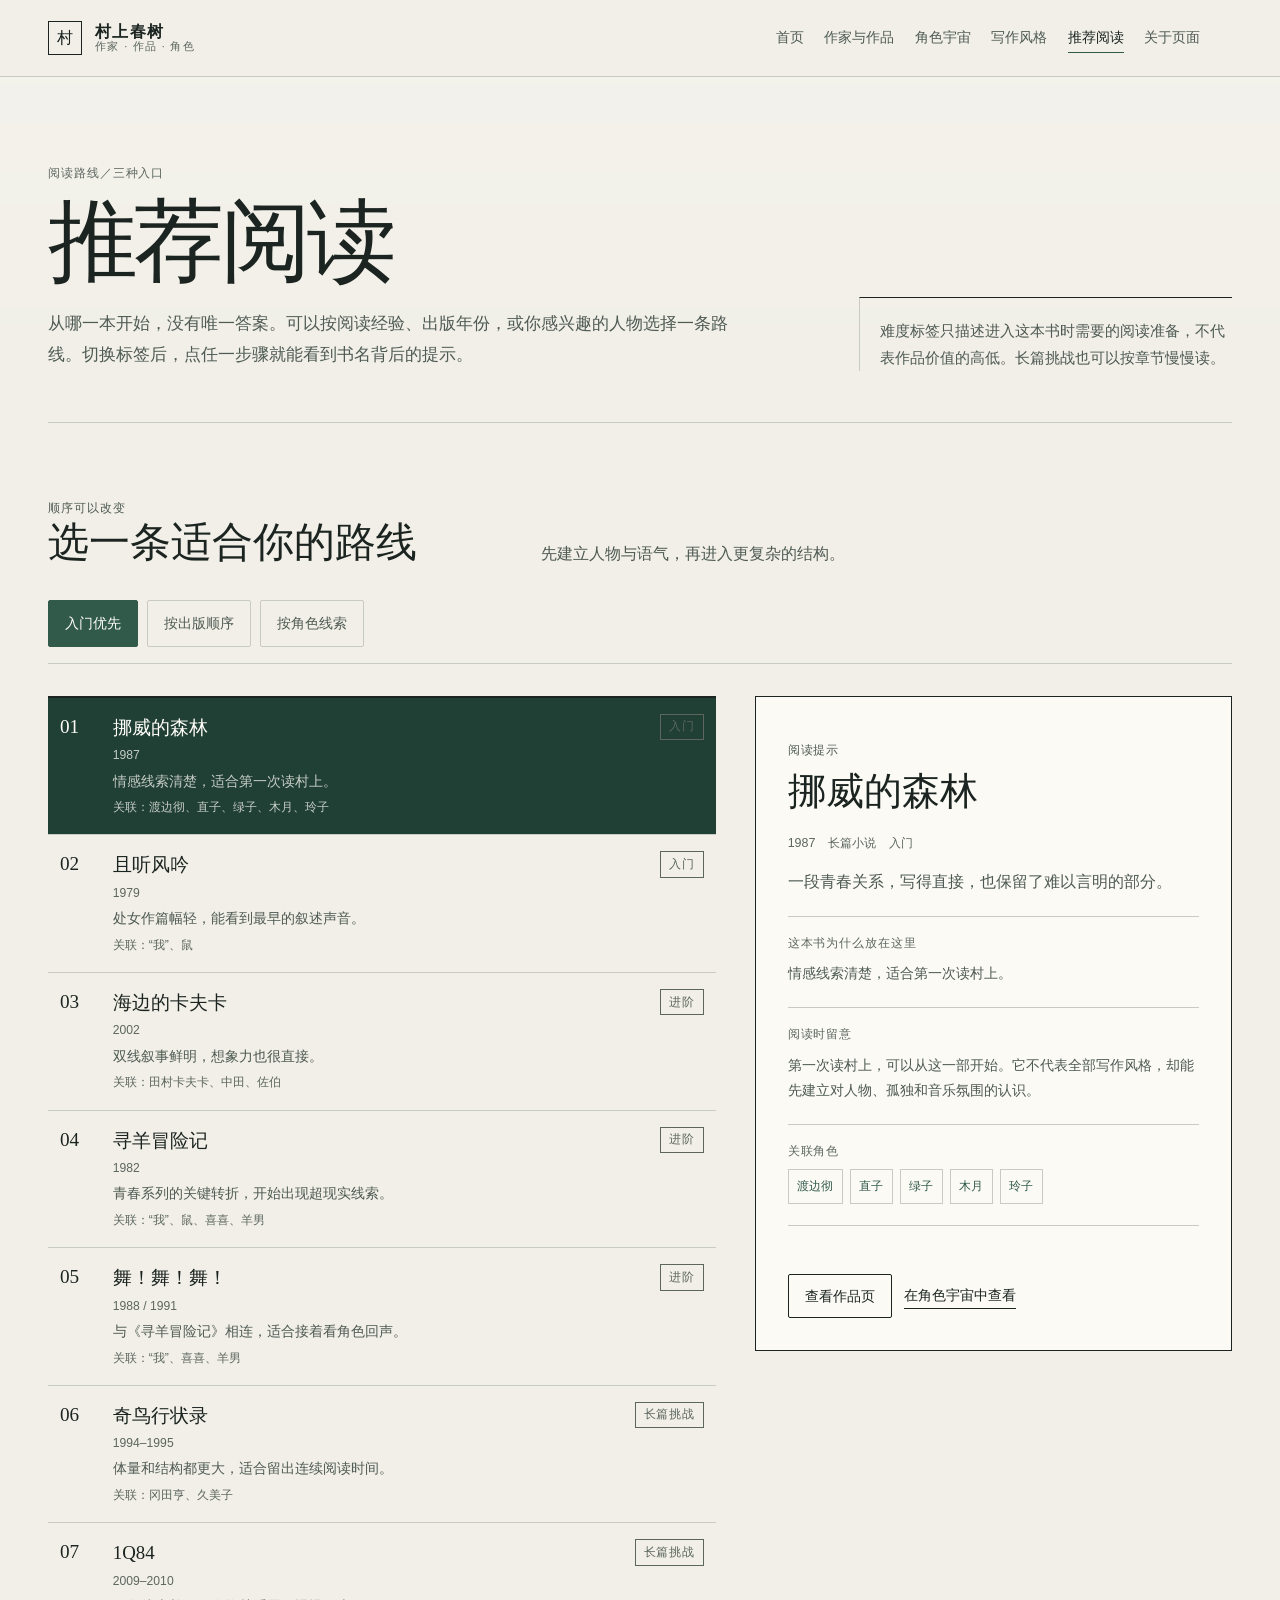
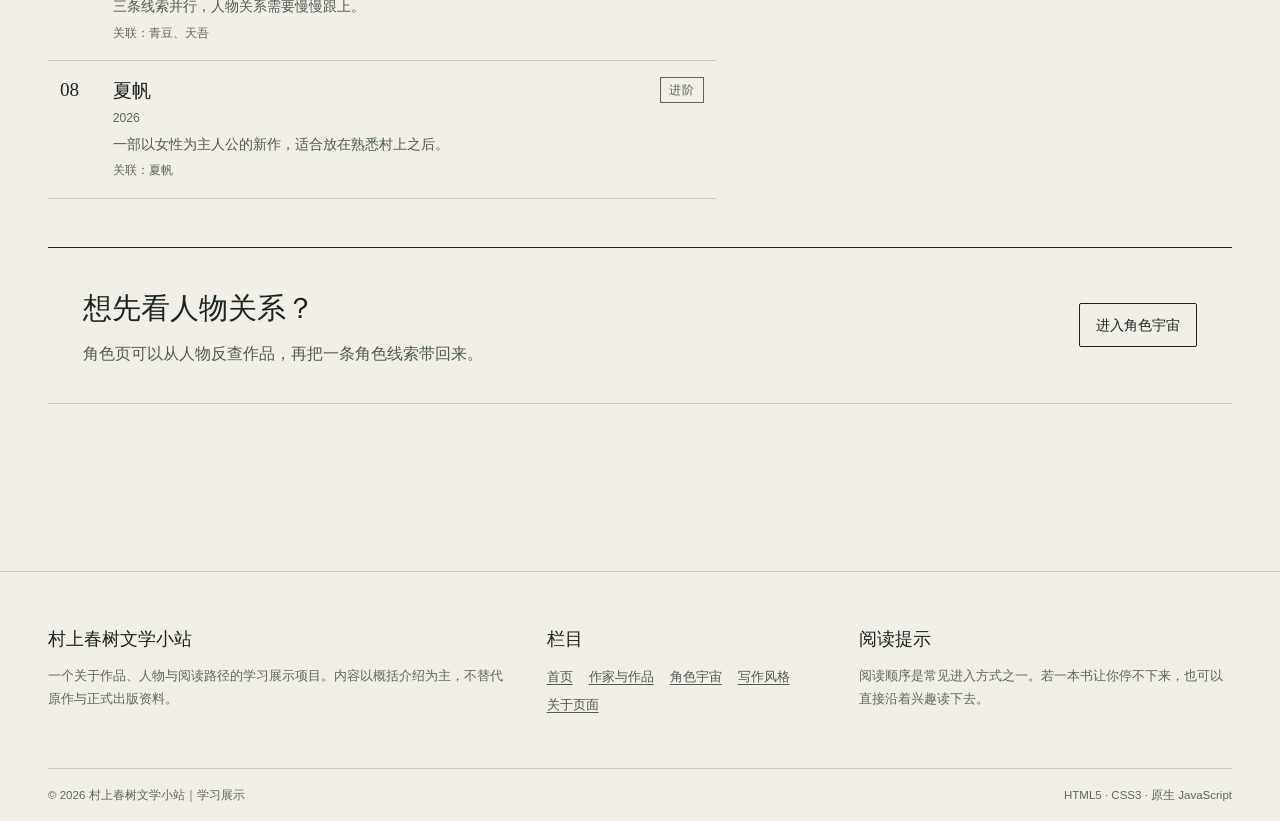
<file: codex/reading.html>
<!DOCTYPE html>
<html lang="zh-CN">
  <head>
    <meta charset="UTF-8">
    <meta name="viewport" content="width=device-width, initial-scale=1.0">
    <meta
      name="description"
      content="按入门优先、出版顺序或角色线索切换村上春树作品的阅读顺序。"
    >
    <title>推荐阅读｜村上春树：作家、作品与角色宇宙</title>
    <link rel="stylesheet" href="style.css">
    <script src="main.js" defer></script>
  </head>
  <body>
    <a class="skip-link" href="#main-content">跳到正文</a>

    <header class="site-header">
      <div class="nav-shell">
        <a class="brand" href="index.html" aria-label="村上春树文学小站首页">
          <span class="brand-mark" aria-hidden="true">村</span>
          <span class="brand-text">
            <strong>村上春树</strong>
            <small>作家 · 作品 · 角色</small>
          </span>
        </a>
        <button
          class="nav-toggle"
          type="button"
          aria-expanded="false"
          aria-controls="primary-navigation"
        >
          <span class="visually-hidden">打开导航</span>
          <span class="nav-toggle-lines" aria-hidden="true"></span>
        </button>
        <nav aria-label="主导航">
          <ul class="nav-list" id="primary-navigation">
            <li><a href="index.html">首页</a></li>
            <li><a href="author.html">作家与作品</a></li>
            <li><a href="characters.html">角色宇宙</a></li>
            <li><a href="style.html">写作风格</a></li>
            <li><a href="reading.html" aria-current="page">推荐阅读</a></li>
            <li><a href="about.html">关于页面</a></li>
          </ul>
        </nav>
      </div>
    </header>

    <main class="page-main" id="main-content">
      <header class="page-hero">
        <div class="page-hero-grid">
          <div>
            <p class="folio">阅读路线／三种入口</p>
            <h1 class="page-title">推荐阅读</h1>
            <p class="page-intro">
              从哪一本开始，没有唯一答案。可以按阅读经验、出版年份，或你感兴趣的人物选择一条路线。切换标签后，点任一步骤就能看到书名背后的提示。
            </p>
          </div>
          <p class="page-note">
            难度标签只描述进入这本书时需要的阅读准备，不代表作品价值的高低。长篇挑战也可以按章节慢慢读。
          </p>
        </div>
      </header>

      <section class="reader-section" id="reading" aria-labelledby="reading-guide-title">
        <div class="section-heading">
          <div>
            <p class="section-kicker">顺序可以改变</p>
            <h2 id="reading-guide-title">选一条适合你的路线</h2>
          </div>
          <p data-mode-description>
            先建立人物与语气，再进入更复杂的结构。
          </p>
        </div>

        <div class="mode-tabs" role="tablist" aria-label="阅读顺序模式">
          <button
            class="mode-tab"
            id="tab-beginner"
            type="button"
            role="tab"
            aria-selected="true"
            aria-controls="reading-mode-panel"
            data-reading-mode="beginner"
          >
            入门优先
          </button>
          <button
            class="mode-tab"
            id="tab-publication"
            type="button"
            role="tab"
            aria-selected="false"
            aria-controls="reading-mode-panel"
            tabindex="-1"
            data-reading-mode="publication"
          >
            按出版顺序
          </button>
          <button
            class="mode-tab"
            id="tab-character"
            type="button"
            role="tab"
            aria-selected="false"
            aria-controls="reading-mode-panel"
            tabindex="-1"
            data-reading-mode="character"
          >
            按角色线索
          </button>
        </div>

        <div
          id="reading-mode-panel"
          role="tabpanel"
          aria-label="当前阅读顺序"
          aria-live="polite"
        >
          <p class="visually-hidden" aria-live="polite" data-reading-live></p>
          <div class="reader-shell">
            <ol class="reading-steps" data-reading-steps>
              <noscript>
                <li>阅读顺序切换需要启用 JavaScript。你仍可从作品页和角色页开始浏览。</li>
              </noscript>
            </ol>
            <aside class="reading-detail" data-reading-detail aria-live="polite">
              <p class="eyebrow">阅读提示</p>
              <h2>选择第一步</h2>
              <p>点选任一步骤，这里会显示作品简介、关联角色和阅读提示。</p>
            </aside>
          </div>
        </div>

        <div class="inline-reading">
          <div>
            <h2>想先看人物关系？</h2>
            <p>角色页可以从人物反查作品，再把一条角色线索带回来。</p>
          </div>
          <a class="button-link" href="characters.html">进入角色宇宙</a>
        </div>
      </section>
    </main>

    <footer class="site-footer">
      <div class="page-main">
        <div class="footer-grid">
          <div>
            <h2>村上春树文学小站</h2>
            <p>一个关于作品、人物与阅读路径的学习展示项目。内容以概括介绍为主，不替代原作与正式出版资料。</p>
          </div>
          <div>
            <h2>栏目</h2>
            <div class="footer-nav">
              <a href="index.html">首页</a>
              <a href="author.html">作家与作品</a>
              <a href="characters.html">角色宇宙</a>
              <a href="style.html">写作风格</a>
              <a href="about.html">关于页面</a>
            </div>
          </div>
          <div>
            <h2>阅读提示</h2>
            <p>阅读顺序是常见进入方式之一。若一本书让你停不下来，也可以直接沿着兴趣读下去。</p>
          </div>
        </div>
        <div class="footer-bottom">
          <span>© <span data-current-year>2026</span> 村上春树文学小站｜学习展示</span>
          <span>HTML5 · CSS3 · 原生 JavaScript</span>
        </div>
      </div>
    </footer>
  </body>
</html>
</file>
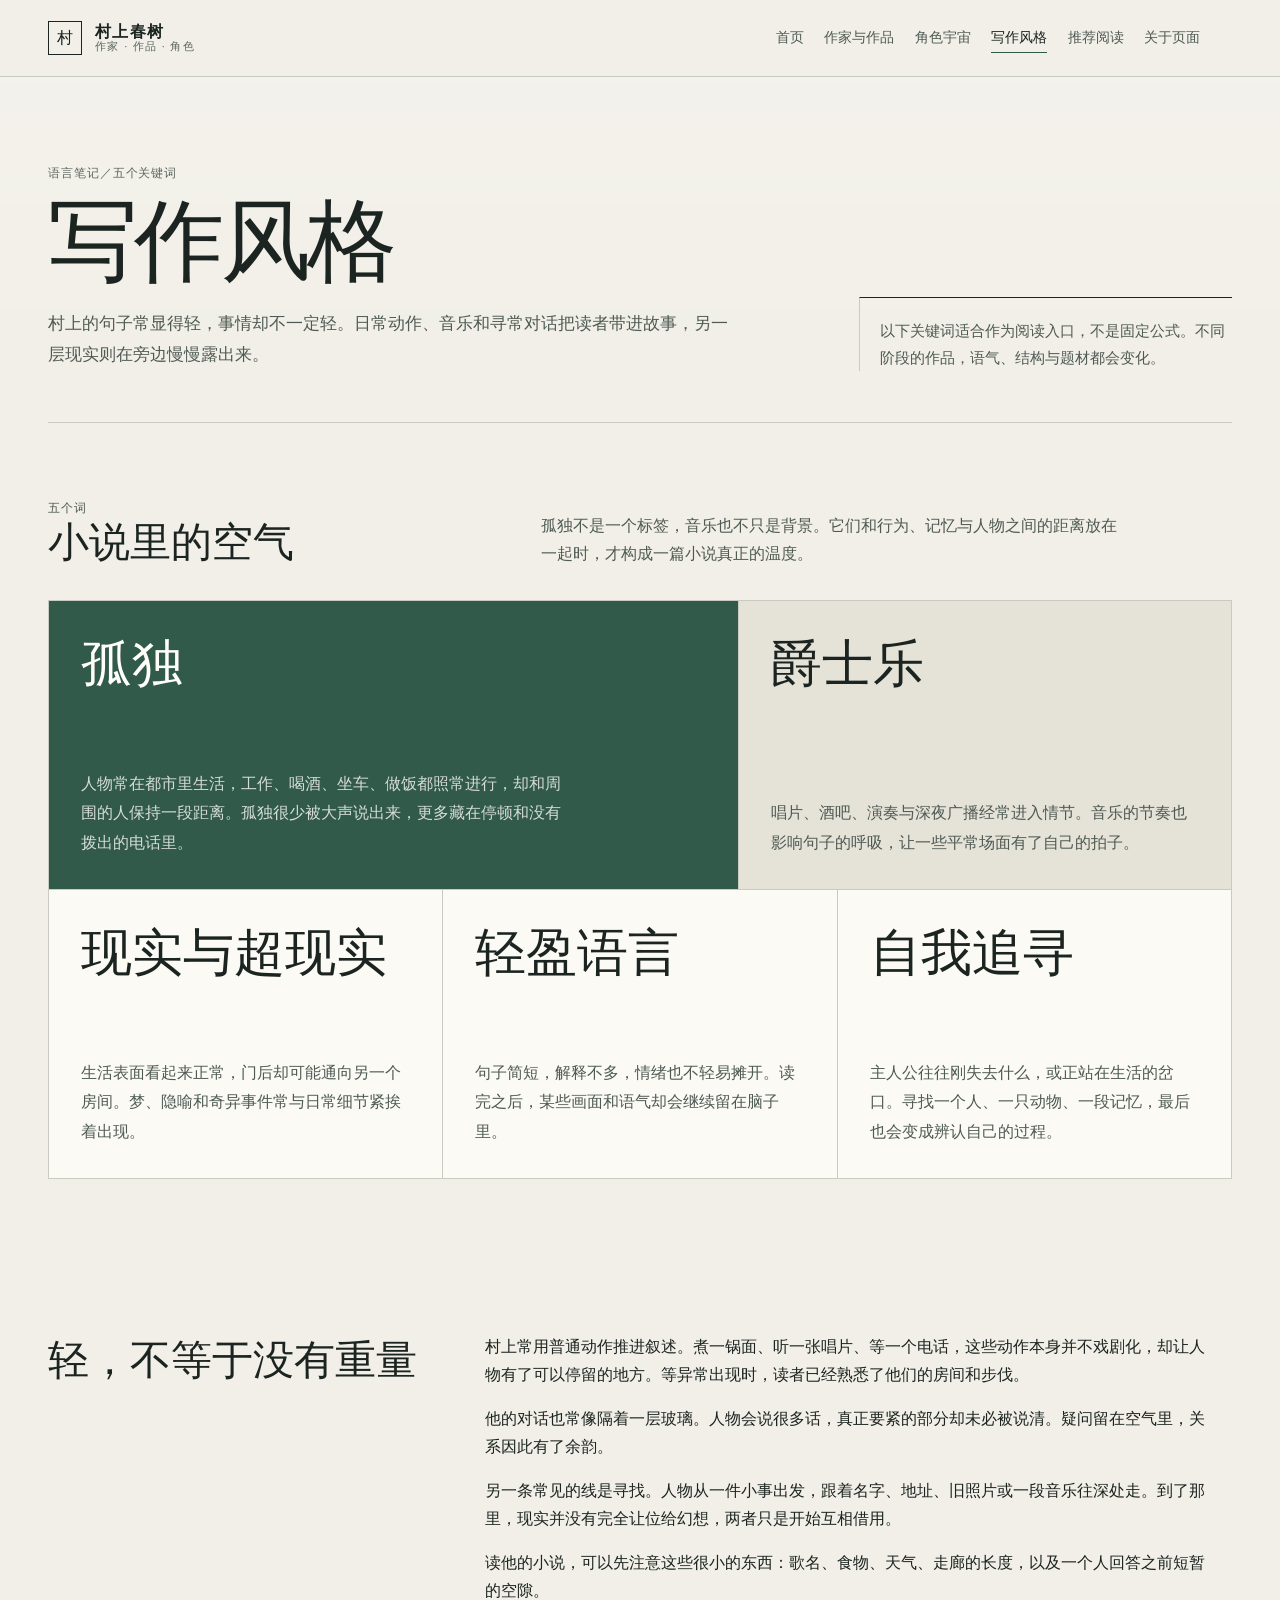
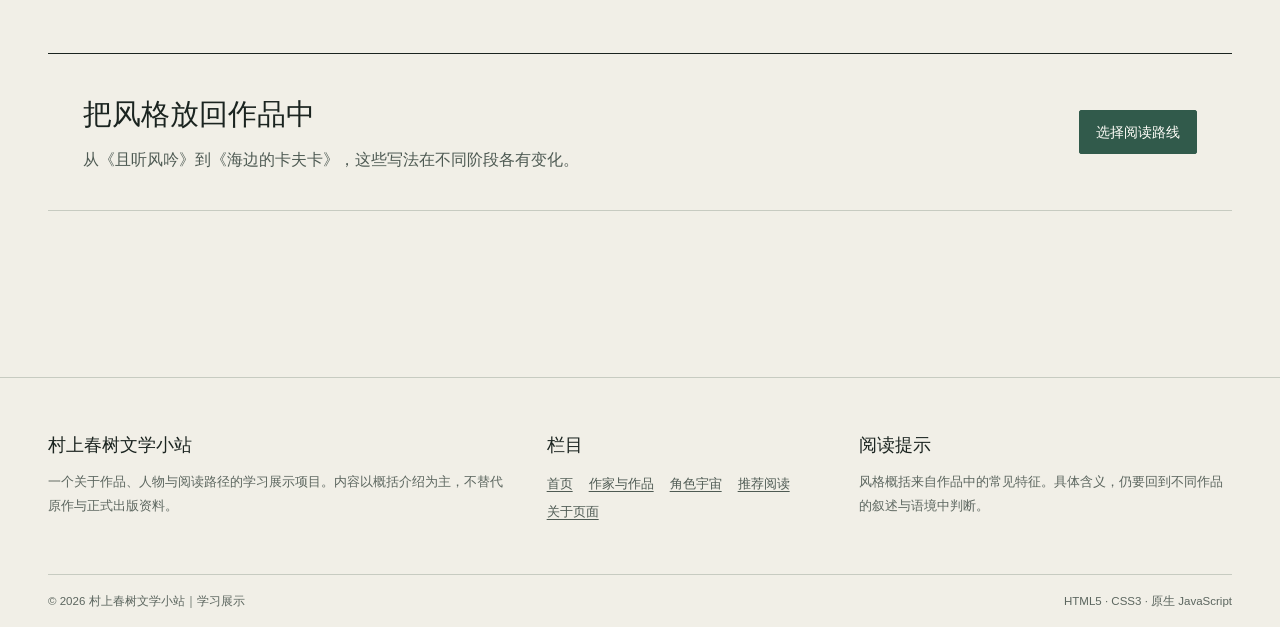
<file: codex/style.html>
<!DOCTYPE html>
<html lang="zh-CN">
  <head>
    <meta charset="UTF-8">
    <meta name="viewport" content="width=device-width, initial-scale=1.0">
    <meta
      name="description"
      content="从孤独、爵士乐、现实与超现实、轻盈语言和自我追寻五个关键词阅读村上春树的写作风格。"
    >
    <title>写作风格｜村上春树：作家、作品与角色宇宙</title>
    <link rel="stylesheet" href="style.css">
    <script src="main.js" defer></script>
  </head>
  <body>
    <a class="skip-link" href="#main-content">跳到正文</a>

    <header class="site-header">
      <div class="nav-shell">
        <a class="brand" href="index.html" aria-label="村上春树文学小站首页">
          <span class="brand-mark" aria-hidden="true">村</span>
          <span class="brand-text">
            <strong>村上春树</strong>
            <small>作家 · 作品 · 角色</small>
          </span>
        </a>
        <button
          class="nav-toggle"
          type="button"
          aria-expanded="false"
          aria-controls="primary-navigation"
        >
          <span class="visually-hidden">打开导航</span>
          <span class="nav-toggle-lines" aria-hidden="true"></span>
        </button>
        <nav aria-label="主导航">
          <ul class="nav-list" id="primary-navigation">
            <li><a href="index.html">首页</a></li>
            <li><a href="author.html">作家与作品</a></li>
            <li><a href="characters.html">角色宇宙</a></li>
            <li><a href="style.html" aria-current="page">写作风格</a></li>
            <li><a href="reading.html">推荐阅读</a></li>
            <li><a href="about.html">关于页面</a></li>
          </ul>
        </nav>
      </div>
    </header>

    <main class="page-main" id="main-content">
      <header class="page-hero">
        <div class="page-hero-grid">
          <div>
            <p class="folio">语言笔记／五个关键词</p>
            <h1 class="page-title">写作风格</h1>
            <p class="page-intro">
              村上的句子常显得轻，事情却不一定轻。日常动作、音乐和寻常对话把读者带进故事，另一层现实则在旁边慢慢露出来。
            </p>
          </div>
          <p class="page-note">
            以下关键词适合作为阅读入口，不是固定公式。不同阶段的作品，语气、结构与题材都会变化。
          </p>
        </div>
      </header>

      <section class="style-section" aria-labelledby="keywords-title">
        <div class="section-heading">
          <div>
            <p class="section-kicker">五个词</p>
            <h2 id="keywords-title">小说里的空气</h2>
          </div>
          <p>
            孤独不是一个标签，音乐也不只是背景。它们和行为、记忆与人物之间的距离放在一起时，才构成一篇小说真正的温度。
          </p>
        </div>

        <div class="style-grid">
          <article class="style-tile">
            <span class="style-word">孤独</span>
            <p>
              人物常在都市里生活，工作、喝酒、坐车、做饭都照常进行，却和周围的人保持一段距离。孤独很少被大声说出来，更多藏在停顿和没有拨出的电话里。
            </p>
          </article>
          <article class="style-tile">
            <span class="style-word">爵士乐</span>
            <p>
              唱片、酒吧、演奏与深夜广播经常进入情节。音乐的节奏也影响句子的呼吸，让一些平常场面有了自己的拍子。
            </p>
          </article>
          <article class="style-tile">
            <span class="style-word">现实与超现实</span>
            <p>
              生活表面看起来正常，门后却可能通向另一个房间。梦、隐喻和奇异事件常与日常细节紧挨着出现。
            </p>
          </article>
          <article class="style-tile">
            <span class="style-word">轻盈语言</span>
            <p>
              句子简短，解释不多，情绪也不轻易摊开。读完之后，某些画面和语气却会继续留在脑子里。
            </p>
          </article>
          <article class="style-tile">
            <span class="style-word">自我追寻</span>
            <p>
              主人公往往刚失去什么，或正站在生活的岔口。寻找一个人、一只动物、一段记忆，最后也会变成辨认自己的过程。
            </p>
          </article>
        </div>
      </section>

      <section class="style-section" aria-labelledby="style-note-title">
        <div class="style-note">
          <h2 id="style-note-title">轻，不等于没有重量</h2>
          <div class="style-note-text">
            <p>
              村上常用普通动作推进叙述。煮一锅面、听一张唱片、等一个电话，这些动作本身并不戏剧化，却让人物有了可以停留的地方。等异常出现时，读者已经熟悉了他们的房间和步伐。
            </p>
            <p>
              他的对话也常像隔着一层玻璃。人物会说很多话，真正要紧的部分却未必被说清。疑问留在空气里，关系因此有了余韵。
            </p>
            <p>
              另一条常见的线是寻找。人物从一件小事出发，跟着名字、地址、旧照片或一段音乐往深处走。到了那里，现实并没有完全让位给幻想，两者只是开始互相借用。
            </p>
            <p>
              读他的小说，可以先注意这些很小的东西：歌名、食物、天气、走廊的长度，以及一个人回答之前短暂的空隙。
            </p>
          </div>
        </div>

        <div class="inline-reading">
          <div>
            <h2>把风格放回作品中</h2>
            <p>从《且听风吟》到《海边的卡夫卡》，这些写法在不同阶段各有变化。</p>
          </div>
          <a class="button-link button-link--solid" href="reading.html">选择阅读路线</a>
        </div>
      </section>
    </main>

    <footer class="site-footer">
      <div class="page-main">
        <div class="footer-grid">
          <div>
            <h2>村上春树文学小站</h2>
            <p>一个关于作品、人物与阅读路径的学习展示项目。内容以概括介绍为主，不替代原作与正式出版资料。</p>
          </div>
          <div>
            <h2>栏目</h2>
            <div class="footer-nav">
              <a href="index.html">首页</a>
              <a href="author.html">作家与作品</a>
              <a href="characters.html">角色宇宙</a>
              <a href="reading.html">推荐阅读</a>
              <a href="about.html">关于页面</a>
            </div>
          </div>
          <div>
            <h2>阅读提示</h2>
            <p>风格概括来自作品中的常见特征。具体含义，仍要回到不同作品的叙述与语境中判断。</p>
          </div>
        </div>
        <div class="footer-bottom">
          <span>© <span data-current-year>2026</span> 村上春树文学小站｜学习展示</span>
          <span>HTML5 · CSS3 · 原生 JavaScript</span>
        </div>
      </div>
    </footer>
  </body>
</html>
</file>
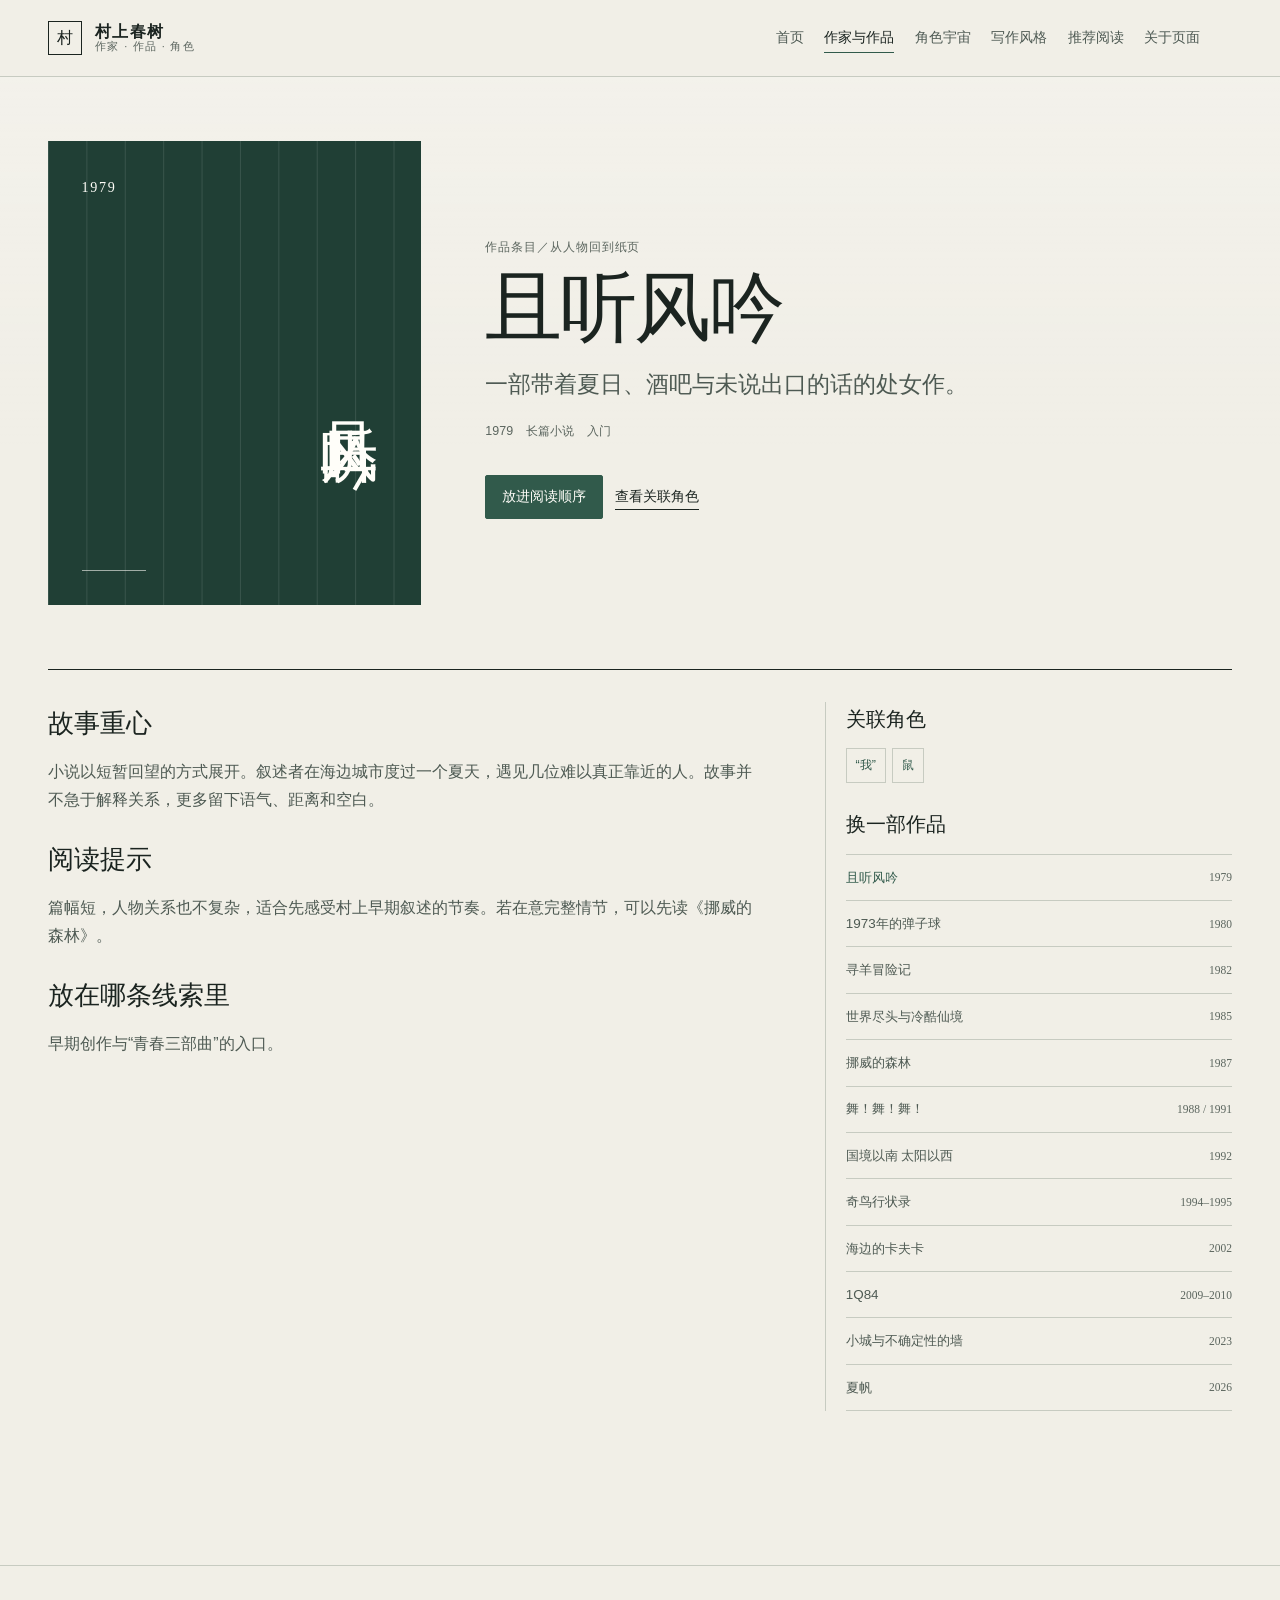
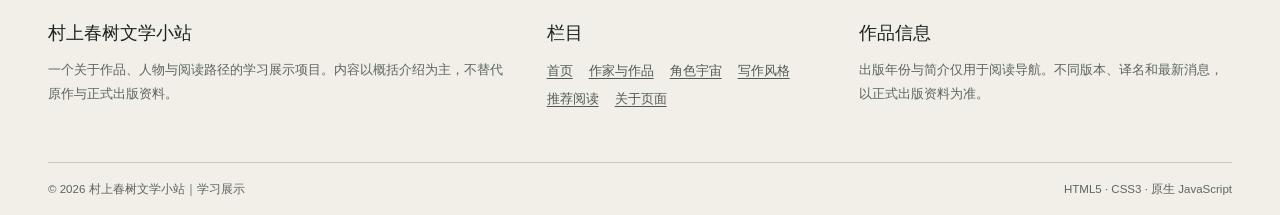
<file: codex/work.html>
<!DOCTYPE html>
<html lang="zh-CN">
  <head>
    <meta charset="UTF-8">
    <meta name="viewport" content="width=device-width, initial-scale=1.0">
    <meta
      name="description"
      content="村上春树作品详情、关联角色与阅读提示。"
    >
    <title>作品详情｜村上春树：作家、作品与角色宇宙</title>
    <link rel="stylesheet" href="style.css">
    <script src="main.js" defer></script>
  </head>
  <body>
    <a class="skip-link" href="#main-content">跳到正文</a>

    <header class="site-header">
      <div class="nav-shell">
        <a class="brand" href="index.html" aria-label="村上春树文学小站首页">
          <span class="brand-mark" aria-hidden="true">村</span>
          <span class="brand-text">
            <strong>村上春树</strong>
            <small>作家 · 作品 · 角色</small>
          </span>
        </a>
        <button
          class="nav-toggle"
          type="button"
          aria-expanded="false"
          aria-controls="primary-navigation"
        >
          <span class="visually-hidden">打开导航</span>
          <span class="nav-toggle-lines" aria-hidden="true"></span>
        </button>
        <nav aria-label="主导航">
          <ul class="nav-list" id="primary-navigation">
            <li><a href="index.html">首页</a></li>
            <li><a href="author.html" aria-current="page">作家与作品</a></li>
            <li><a href="characters.html">角色宇宙</a></li>
            <li><a href="style.html">写作风格</a></li>
            <li><a href="reading.html">推荐阅读</a></li>
            <li><a href="about.html">关于页面</a></li>
          </ul>
        </nav>
      </div>
    </header>

    <main class="page-main work-page-main" id="main-content" data-work-page>
      <noscript>
        <p>作品详情需要启用 JavaScript。你仍可以通过“作家与作品”页面浏览作品目录。</p>
      </noscript>

      <section class="work-hero" aria-labelledby="work-page-title">
        <div class="work-cover" aria-hidden="true">
          <span class="work-cover-year" data-work-cover-year>年份</span>
          <p class="work-cover-title" data-work-cover-title>作品</p>
          <span class="work-cover-mark"></span>
        </div>
        <div class="work-info">
          <p class="folio">作品条目／从人物回到纸页</p>
          <h1 class="work-title" id="work-page-title" data-work-title>作品详情</h1>
          <p class="work-subtitle" data-work-short>
            选择一部作品后，这里会出现简介、人物和阅读提示。
          </p>
          <div class="detail-meta">
            <span data-work-year>年份</span>
            <span data-work-type>体裁</span>
            <span data-work-level>难度</span>
          </div>
          <div class="button-row">
            <a class="button-link button-link--solid" data-work-reading-link href="reading.html">
              放进阅读顺序
            </a>
            <a class="text-link" data-work-character-link href="characters.html">
              查看关联角色
            </a>
          </div>
        </div>
      </section>

      <div class="work-body">
        <article class="prose-column">
          <h2>故事重心</h2>
          <p data-work-summary>
            作品信息会在这里展开。内容只作阅读入口，不替代原作。
          </p>
          <h2>阅读提示</h2>
          <p data-work-reading-note>
            可以根据阅读经验和兴趣选择顺序。
          </p>
          <h2>放在哪条线索里</h2>
          <p data-work-context>
            每部作品都和前后创作阶段有不同关系。
          </p>
        </article>

        <aside class="work-sidebar" aria-labelledby="work-sidebar-title">
          <h2 id="work-sidebar-title">关联角色</h2>
          <div class="role-links" data-work-roles>
            <p>选择作品后显示。</p>
          </div>
          <h2>换一部作品</h2>
          <nav class="work-choice-list" aria-label="作品列表" data-work-choice-list></nav>
        </aside>
      </div>
    </main>

    <footer class="site-footer">
      <div class="page-main">
        <div class="footer-grid">
          <div>
            <h2>村上春树文学小站</h2>
            <p>一个关于作品、人物与阅读路径的学习展示项目。内容以概括介绍为主，不替代原作与正式出版资料。</p>
          </div>
          <div>
            <h2>栏目</h2>
            <div class="footer-nav">
              <a href="index.html">首页</a>
              <a href="author.html">作家与作品</a>
              <a href="characters.html">角色宇宙</a>
              <a href="style.html">写作风格</a>
              <a href="reading.html">推荐阅读</a>
              <a href="about.html">关于页面</a>
            </div>
          </div>
          <div>
            <h2>作品信息</h2>
            <p>出版年份与简介仅用于阅读导航。不同版本、译名和最新消息，以正式出版资料为准。</p>
          </div>
        </div>
        <div class="footer-bottom">
          <span>© <span data-current-year>2026</span> 村上春树文学小站｜学习展示</span>
          <span>HTML5 · CSS3 · 原生 JavaScript</span>
        </div>
      </div>
    </footer>
  </body>
</html>
</file>
<file: codex/style.css>
/* =========================================================
   村上春树：作家、作品与角色宇宙
   设计系统：纸刊网格 / 墨绿强调 / 安静的编辑式层级
   ========================================================= */

:root {
  /* 色彩 */
  --paper: #f1efe7;
  --paper-raised: #fbfaf5;
  --paper-deep: #e5e2d8;
  --ink: #1b2420;
  --ink-soft: #4e5a53;
  --ink-faint: #5c665f;
  --moss: #315a4b;
  --moss-deep: #203f35;
  --blue-ink: #324b5c;
  --line: #c7cbc1;
  --line-light: #dcdad0;
  --focus: #1d6282;
  --white: #fffef9;
  --danger: #8b3a32;

  /* 字体：全部使用系统字体，离线可用 */
  --font-display: "Songti SC", "STSong", "Noto Serif CJK SC",
    "Source Han Serif SC", "SimSun", serif;
  --font-body: "PingFang SC", "Hiragino Sans GB", "Microsoft YaHei",
    "Noto Sans CJK SC", "Source Han Sans SC", sans-serif;

  /* 间距 */
  --space-2xs: 0.25rem;
  --space-xs: 0.5rem;
  --space-sm: 0.75rem;
  --space-md: 1.25rem;
  --space-lg: 2rem;
  --space-xl: 3rem;
  --space-2xl: 4.5rem;
  --space-3xl: 7rem;

  /* 结构 */
  --page-max: 74rem;
  --gutter: clamp(1.1rem, 4vw, 3rem);
  --header-height: 4.75rem;
  --radius-sm: 2px;
  --shadow-lift: 0 18px 34px rgba(27, 36, 32, 0.11);
  --ease: 180ms ease;
}

*,
*::before,
*::after {
  box-sizing: border-box;
}

html {
  scroll-behavior: smooth;
  scroll-padding-top: calc(var(--header-height) + 1.5rem);
}

body {
  min-width: 20rem;
  margin: 0;
  color: var(--ink);
  background: var(--paper);
  font-family: var(--font-body);
  font-size: 1rem;
  line-height: 1.75;
  text-rendering: optimizeLegibility;
  -webkit-font-smoothing: antialiased;
}

body::before {
  position: fixed;
  inset: 0;
  z-index: -1;
  pointer-events: none;
  content: "";
  background:
    linear-gradient(90deg, transparent 0, transparent calc(50% - 0.5px), rgba(27, 36, 32, 0.025) 50%, transparent calc(50% + 0.5px)),
    linear-gradient(180deg, rgba(255, 255, 255, 0.22), transparent 28rem);
}

img,
svg {
  display: block;
  max-width: 100%;
}

a {
  color: inherit;
  text-decoration-thickness: 1px;
  text-underline-offset: 0.2em;
}

button,
input,
textarea,
select {
  font: inherit;
}

button {
  color: inherit;
}

:focus-visible {
  outline: 3px solid var(--focus);
  outline-offset: 3px;
}

::selection {
  color: var(--white);
  background: var(--moss);
}

.skip-link {
  position: fixed;
  top: 0.75rem;
  left: 0.75rem;
  z-index: 100;
  padding: 0.6rem 0.9rem;
  color: var(--white);
  background: var(--moss-deep);
  transform: translateY(-180%);
  transition: transform var(--ease);
}

.skip-link:focus {
  transform: translateY(0);
}

.site-header {
  position: sticky;
  top: 0;
  z-index: 40;
  border-bottom: 1px solid var(--line);
  background: rgba(241, 239, 231, 0.95);
  backdrop-filter: blur(14px);
}

.nav-shell {
  display: grid;
  grid-template-columns: auto 1fr auto;
  align-items: center;
  width: min(100% - (var(--gutter) * 2), var(--page-max));
  min-height: var(--header-height);
  margin-inline: auto;
  gap: var(--space-lg);
}

.brand {
  display: inline-flex;
  align-items: center;
  gap: 0.8rem;
  color: var(--ink);
  text-decoration: none;
}

.brand-mark {
  display: grid;
  width: 2.15rem;
  height: 2.15rem;
  place-items: center;
  border: 1px solid var(--ink);
  font-family: var(--font-display);
  font-size: 1rem;
  line-height: 1;
}

.brand-text {
  display: grid;
  gap: 0.05rem;
  font-family: var(--font-display);
  line-height: 1.1;
}

.brand-text strong {
  font-size: 1.02rem;
  font-weight: 600;
  letter-spacing: 0.08em;
}

.brand-text small {
  color: var(--ink-faint);
  font-family: var(--font-body);
  font-size: 0.68rem;
  letter-spacing: 0.12em;
}

.nav-list {
  display: flex;
  grid-column: 2;
  grid-row: 1;
  align-items: center;
  justify-content: flex-end;
  gap: clamp(0.7rem, 1.6vw, 1.5rem);
  margin: 0;
  padding: 0;
  list-style: none;
}

.nav-list a {
  position: relative;
  display: inline-flex;
  align-items: center;
  min-height: 2.75rem;
  color: var(--ink-soft);
  font-size: 0.85rem;
  text-decoration: none;
  white-space: nowrap;
}

.nav-list a::after {
  position: absolute;
  right: 0;
  bottom: 0.45rem;
  left: 0;
  height: 1px;
  content: "";
  background: var(--moss);
  transform: scaleX(0);
  transform-origin: left;
  transition: transform var(--ease);
}

.nav-list a:hover,
.nav-list a[aria-current="page"] {
  color: var(--ink);
}

.nav-list a:hover::after,
.nav-list a[aria-current="page"]::after {
  transform: scaleX(1);
}

.nav-toggle {
  display: none;
  width: 2.75rem;
  height: 2.75rem;
  padding: 0;
  border: 1px solid var(--line);
  background: transparent;
  cursor: pointer;
}

.nav-toggle-lines,
.nav-toggle-lines::before,
.nav-toggle-lines::after {
  display: block;
  width: 1.1rem;
  height: 1px;
  margin-inline: auto;
  content: "";
  background: var(--ink);
  transition: transform var(--ease), opacity var(--ease);
}

.nav-toggle-lines::before {
  transform: translateY(-5px);
}

.nav-toggle-lines::after {
  transform: translateY(4px);
}

.nav-toggle[aria-expanded="true"] .nav-toggle-lines {
  background: transparent;
}

.nav-toggle[aria-expanded="true"] .nav-toggle-lines::before {
  transform: translateY(0) rotate(45deg);
}

.nav-toggle[aria-expanded="true"] .nav-toggle-lines::after {
  transform: translateY(-1px) rotate(-45deg);
}

.page-main {
  width: min(100% - (var(--gutter) * 2), var(--page-max));
  margin-inline: auto;
}

.eyebrow,
.folio,
.section-kicker,
.work-meta,
.difficulty,
.status-note {
  color: var(--ink-faint);
  font-size: 0.72rem;
  letter-spacing: 0.08em;
  line-height: 1.5;
}

.hero {
  padding-block: clamp(3rem, 8vw, 6.8rem) clamp(2.4rem, 5vw, 4rem);
  border-bottom: 1px solid var(--line);
}

.hero-grid {
  display: grid;
  grid-template-columns: repeat(12, minmax(0, 1fr));
  align-items: end;
  gap: var(--space-lg);
}

.hero-copy {
  grid-column: 1 / span 8;
  animation: paper-in 700ms cubic-bezier(0.22, 1, 0.36, 1) both;
}

.hero h1,
.page-title,
.work-title,
.detail-title {
  margin: 0;
  font-family: var(--font-display);
  font-weight: 500;
  line-height: 1.05;
  text-wrap: balance;
}

.hero h1 {
  margin-top: 0.55rem;
  font-size: clamp(4.1rem, 10.5vw, 8.7rem);
  letter-spacing: -0.065em;
}

.hero-subtitle {
  max-width: 32rem;
  margin: 0.7rem 0 0;
  color: var(--moss);
  font-family: var(--font-display);
  font-size: clamp(1.25rem, 2.2vw, 1.85rem);
  letter-spacing: 0.06em;
}

.hero-lead {
  max-width: 39rem;
  margin: 1.5rem 0 0;
  color: var(--ink-soft);
  font-size: clamp(1rem, 1.4vw, 1.08rem);
  line-height: 1.9;
}

.hero-actions,
.button-row {
  display: flex;
  flex-wrap: wrap;
  align-items: center;
  gap: 0.75rem;
  margin-top: var(--space-lg);
}

.button-link,
.text-link,
.back-home,
.detail-link {
  display: inline-flex;
  align-items: center;
  justify-content: center;
  min-height: 2.75rem;
  padding: 0.55rem 1rem;
  border: 1px solid var(--ink);
  border-radius: var(--radius-sm);
  color: var(--ink);
  background: transparent;
  font-size: 0.88rem;
  text-decoration: none;
  transition: color var(--ease), background var(--ease), transform var(--ease), box-shadow var(--ease);
  cursor: pointer;
}

.button-link:hover,
.back-home:hover,
.detail-link:hover {
  color: var(--white);
  background: var(--ink);
  transform: translateY(-2px);
}

.button-link--solid {
  color: var(--white);
  background: var(--moss);
  border-color: var(--moss);
}

.button-link--solid:hover {
  background: var(--moss-deep);
  border-color: var(--moss-deep);
}

.text-link {
  min-height: auto;
  padding: 0;
  border: 0;
  border-bottom: 1px solid var(--ink);
  border-radius: 0;
}

.text-link:hover {
  color: var(--moss);
  border-bottom-color: var(--moss);
  transform: none;
}

.hero-aside {
  display: grid;
  grid-column: 10 / span 3;
  justify-items: center;
  gap: 1.2rem;
  animation: paper-in 900ms 100ms cubic-bezier(0.22, 1, 0.36, 1) both;
}

.record-figure {
  position: relative;
  width: min(100%, 13.5rem);
  aspect-ratio: 1;
  margin: 0;
  border: 1px solid var(--line);
  border-radius: 50%;
}

.record-figure::before,
.record-figure::after {
  position: absolute;
  border: 1px solid var(--line);
  border-radius: 50%;
  content: "";
}

.record-figure::before {
  inset: 14%;
}

.record-figure::after {
  inset: 29%;
  background: var(--paper-raised);
}

.record-label {
  position: absolute;
  inset: 40%;
  z-index: 1;
  display: grid;
  place-items: center;
  border-radius: 50%;
  color: var(--white);
  background: var(--moss);
  font-family: var(--font-display);
  font-size: 0.74rem;
  letter-spacing: 0.08em;
}

.record-caption {
  max-width: 12rem;
  margin: 0;
  color: var(--ink-faint);
  font-family: var(--font-display);
  font-size: 0.76rem;
  line-height: 1.7;
  text-align: center;
}

.portal-section,
.content-section,
.reader-section,
.style-section,
.about-section {
  padding-block: clamp(2.7rem, 6vw, 5rem);
}

.section-heading {
  display: grid;
  grid-template-columns: minmax(12rem, 0.8fr) minmax(18rem, 1.2fr);
  align-items: end;
  gap: var(--space-lg);
  margin-bottom: var(--space-lg);
}

.section-heading h2,
.section-title {
  margin: 0;
  font-family: var(--font-display);
  font-size: clamp(1.8rem, 3.2vw, 2.8rem);
  font-weight: 500;
  line-height: 1.25;
  text-wrap: balance;
}

.section-heading p {
  max-width: 36rem;
  margin: 0;
  color: var(--ink-soft);
}

.entry-grid {
  display: grid;
  grid-template-columns: repeat(12, minmax(0, 1fr));
  gap: 1px;
  overflow: hidden;
  border: 1px solid var(--line);
  background: var(--line);
}

.entry-card {
  position: relative;
  display: flex;
  grid-column: span 4;
  min-height: 16rem;
  padding: clamp(1.25rem, 2.7vw, 2rem);
  flex-direction: column;
  border: 0;
  border-radius: 0;
  color: var(--ink);
  background: var(--paper-raised);
  text-align: left;
  text-decoration: none;
  transition: transform var(--ease), box-shadow var(--ease), background var(--ease);
  cursor: pointer;
}

.entry-card:nth-child(-n + 2) {
  grid-column: span 6;
  min-height: 19rem;
}

.entry-card:nth-child(6) {
  display: grid;
  grid-column: span 12;
  min-height: auto;
  grid-template-columns: minmax(0, 1fr) auto;
  grid-template-areas:
    "entry-number entry-cta"
    "entry-title entry-cta"
    "entry-copy entry-cta";
  align-items: center;
  gap: var(--space-md);
}

.entry-card:nth-child(6) .entry-number {
  grid-area: entry-number;
}

.entry-card:nth-child(6) h3 {
  grid-area: entry-title;
  margin-top: 0.55rem;
}

.entry-card:nth-child(6) p {
  grid-area: entry-copy;
}

.entry-card:nth-child(6) .entry-cta {
  grid-area: entry-cta;
  margin-top: 0;
  padding-top: 0;
}

.entry-card:hover {
  z-index: 1;
  background: var(--white);
  box-shadow: var(--shadow-lift);
  transform: translateY(-3px);
}

.entry-number {
  color: var(--ink-faint);
  font-family: var(--font-display);
  font-size: 0.78rem;
  letter-spacing: 0.1em;
}

.entry-card h3 {
  margin: 1.5rem 0 0.65rem;
  font-family: var(--font-display);
  font-size: clamp(1.65rem, 2.8vw, 2.35rem);
  font-weight: 500;
  line-height: 1.2;
}

.entry-card p {
  max-width: 30rem;
  margin: 0;
  color: var(--ink-soft);
  line-height: 1.8;
}

.entry-cta {
  display: inline-flex;
  align-items: center;
  gap: 0.5rem;
  margin-top: auto;
  padding-top: 1.6rem;
  color: var(--moss);
  font-size: 0.88rem;
  font-weight: 600;
}

.entry-cta::after {
  width: 1.8rem;
  height: 1px;
  content: "";
  background: currentColor;
  transition: width var(--ease);
}

.entry-card:hover .entry-cta::after {
  width: 2.5rem;
}

.page-hero {
  padding-block: clamp(2.8rem, 6vw, 4.8rem) clamp(2rem, 4vw, 3.2rem);
  border-bottom: 1px solid var(--line);
}

.page-hero-grid {
  display: grid;
  grid-template-columns: minmax(0, 8fr) minmax(15rem, 4fr);
  align-items: end;
  gap: clamp(2rem, 5vw, 4.5rem);
}

.page-title {
  margin-top: 0.75rem;
  font-size: clamp(3.2rem, 7vw, 6rem);
  letter-spacing: -0.04em;
}

.page-intro {
  max-width: 43rem;
  margin: 1.2rem 0 0;
  color: var(--ink-soft);
  font-size: 1.04rem;
  line-height: 1.9;
}

.page-note {
  margin: 0;
  padding: 1.25rem 0 0 1.25rem;
  border-top: 1px solid var(--ink);
  border-left: 1px solid var(--line);
  color: var(--ink-soft);
  font-family: var(--font-display);
  font-size: 0.92rem;
  line-height: 1.8;
}

.author-profile {
  display: grid;
  grid-template-columns: minmax(0, 8fr) minmax(15rem, 4fr);
  gap: clamp(2rem, 5vw, 4.5rem);
}

.prose-column {
  max-width: 45rem;
}

.prose-column p {
  margin: 0 0 1.2rem;
}

.prose-column p:first-child::first-letter {
  float: left;
  margin: 0.18rem 0.55rem 0 0;
  color: var(--moss);
  font-family: var(--font-display);
  font-size: 4rem;
  line-height: 0.82;
}

.profile-facts {
  margin: 0;
  border-top: 2px solid var(--ink);
}

.profile-facts div {
  display: grid;
  grid-template-columns: 5rem 1fr;
  padding-block: 1rem;
  border-bottom: 1px solid var(--line);
  gap: 1rem;
}

.profile-facts dt {
  color: var(--ink-faint);
  font-size: 0.78rem;
}

.profile-facts dd {
  margin: 0;
  font-family: var(--font-display);
  line-height: 1.65;
}

.works-grid {
  display: grid;
  grid-template-columns: repeat(3, minmax(0, 1fr));
  gap: 1px;
  overflow: hidden;
  border: 1px solid var(--line);
  background: var(--line);
}

.work-card {
  display: flex;
  min-height: 18rem;
  padding: 1.5rem;
  flex-direction: column;
  background: var(--paper-raised);
  text-decoration: none;
  transition: background var(--ease), transform var(--ease), box-shadow var(--ease);
}

.work-card:hover {
  z-index: 1;
  background: var(--white);
  box-shadow: var(--shadow-lift);
  transform: translateY(-3px);
}

.work-card .work-year {
  color: var(--ink-faint);
  font-family: var(--font-display);
  font-size: 0.76rem;
}

.work-card h3 {
  margin: 1.35rem 0 0.7rem;
  font-family: var(--font-display);
  font-size: clamp(1.35rem, 2vw, 1.75rem);
  font-weight: 500;
  line-height: 1.35;
}

.work-card p {
  margin: 0;
  color: var(--ink-soft);
  font-size: 0.92rem;
  line-height: 1.8;
}

.work-card .text-link {
  align-self: flex-start;
  margin-top: auto;
  padding-top: 1.2rem;
  font-size: 0.85rem;
}

.timeline {
  margin: 0;
  padding: 0;
  border-top: 2px solid var(--ink);
  list-style: none;
}

.timeline li {
  display: grid;
  grid-template-columns: 9rem minmax(0, 1fr);
  padding-block: 1rem;
  border-bottom: 1px solid var(--line);
  gap: var(--space-md);
}

.timeline time {
  color: var(--moss);
  font-family: var(--font-display);
  font-size: 1rem;
  letter-spacing: 0.04em;
}

.timeline strong {
  display: block;
  font-family: var(--font-display);
  font-size: 1.15rem;
  font-weight: 500;
}

.timeline span {
  color: var(--ink-faint);
  font-size: 0.84rem;
}

.inline-reading {
  display: grid;
  grid-template-columns: minmax(0, 1fr) auto;
  align-items: center;
  margin-top: clamp(2rem, 5vw, 3rem);
  padding: clamp(1.5rem, 3vw, 2.2rem);
  border-top: 1px solid var(--ink);
  border-bottom: 1px solid var(--line);
  gap: var(--space-lg);
}

.inline-reading h2,
.inline-reading p {
  margin: 0;
}

.inline-reading h2 {
  font-family: var(--font-display);
  font-size: clamp(1.45rem, 2.3vw, 2rem);
  font-weight: 500;
}

.inline-reading p {
  margin-top: 0.35rem;
  color: var(--ink-soft);
}

.filter-bar {
  display: flex;
  flex-wrap: wrap;
  gap: 0.6rem;
  margin-bottom: var(--space-lg);
}

.filter-button,
.mode-tab {
  min-height: 2.75rem;
  padding: 0.55rem 0.9rem;
  border: 1px solid var(--line);
  border-radius: var(--radius-sm);
  color: var(--ink-soft);
  background: transparent;
  font-size: 0.86rem;
  cursor: pointer;
  transition: color var(--ease), border-color var(--ease), background var(--ease);
}

.filter-button:hover,
.filter-button[aria-pressed="true"] {
  color: var(--white);
  border-color: var(--moss);
  background: var(--moss);
}

.universe-layout {
  display: grid;
  grid-template-columns: minmax(0, 7fr) minmax(18rem, 5fr);
  align-items: start;
  gap: clamp(1.4rem, 3.2vw, 2.6rem);
}

.character-grid {
  display: grid;
  grid-template-columns: repeat(2, minmax(0, 1fr));
  gap: 1rem;
}

.character-card {
  display: flex;
  min-height: 15rem;
  flex-direction: column;
  border: 1px solid var(--line);
  background: rgba(251, 250, 245, 0.66);
  transition: border-color var(--ease), background var(--ease), box-shadow var(--ease), transform var(--ease);
}

.character-card.is-selected {
  border-color: var(--moss-deep);
  box-shadow: 0 0 0 2px var(--moss);
}

.character-card.is-related:not(.is-selected) {
  border-color: var(--blue-ink);
  background: var(--paper-raised);
}

.character-card[hidden] {
  display: none;
}

.character-select {
  display: flex;
  width: 100%;
  padding: 1.2rem 1.2rem 0.75rem;
  flex: 1;
  flex-direction: column;
  border: 0;
  color: inherit;
  background: transparent;
  text-align: left;
  cursor: pointer;
}

.character-select:hover {
  background: rgba(255, 255, 255, 0.5);
}

.character-topline {
  display: flex;
  align-items: center;
  justify-content: space-between;
  gap: 1rem;
}

.character-tag {
  display: inline-flex;
  align-items: center;
  min-height: 1.7rem;
  padding: 0.15rem 0.55rem;
  border: 1px solid var(--line);
  color: var(--ink-faint);
  font-size: 0.7rem;
  line-height: 1.2;
}

.character-index {
  color: var(--ink-faint);
  font-family: var(--font-display);
  font-size: 0.7rem;
}

.character-select h3 {
  margin: 1rem 0 0.35rem;
  font-family: var(--font-display);
  font-size: 1.6rem;
  font-weight: 500;
  line-height: 1.3;
}

.character-identity {
  margin: 0 0 0.7rem;
  color: var(--moss);
  font-size: 0.78rem;
}

.character-description {
  margin: 0;
  color: var(--ink-soft);
  font-size: 0.9rem;
  line-height: 1.75;
}

.character-works {
  display: flex;
  flex-wrap: wrap;
  gap: 0.35rem;
  padding: 0 1.2rem 1.15rem;
}

.work-chip {
  min-height: 2rem;
  padding: 0.25rem 0.5rem;
  border: 1px solid var(--line-light);
  border-radius: var(--radius-sm);
  color: var(--ink-soft);
  background: transparent;
  font-size: 0.72rem;
  cursor: pointer;
  transition: color var(--ease), background var(--ease), border-color var(--ease);
}

.work-chip:hover,
.work-chip.is-active {
  color: var(--white);
  border-color: var(--moss);
  background: var(--moss);
}

.relationship-board {
  position: sticky;
  top: calc(var(--header-height) + 1.2rem);
  min-height: 32rem;
  padding: clamp(1.3rem, 2.7vw, 2rem);
  color: var(--white);
  background: var(--moss-deep);
}

.relationship-board h2,
.relationship-board h3 {
  margin: 0;
  font-family: var(--font-display);
  font-weight: 500;
  line-height: 1.3;
}

.relationship-board h2 {
  font-size: 1.55rem;
}

.relationship-board h3 {
  margin-top: 0.4rem;
  font-size: clamp(1.8rem, 3vw, 2.6rem);
}

.relationship-board h3 a {
  text-decoration-color: rgba(255, 254, 249, 0.4);
}

.relationship-board h3 a:hover {
  color: #f4dca7;
}

.relationship-board p {
  color: rgba(255, 254, 249, 0.76);
  font-size: 0.9rem;
}

.relationship-board .eyebrow {
  color: rgba(255, 254, 249, 0.6);
}

.relationship-list {
  display: grid;
  gap: 0;
  margin-block: 1.4rem;
  border-top: 1px solid rgba(255, 254, 249, 0.24);
}

.relationship-list button,
.relationship-list a {
  display: flex;
  min-height: 3rem;
  align-items: center;
  justify-content: space-between;
  gap: 1rem;
  padding: 0.65rem 0;
  border: 0;
  border-bottom: 1px solid rgba(255, 254, 249, 0.2);
  color: var(--white);
  background: transparent;
  text-align: left;
  text-decoration: none;
  cursor: pointer;
}

.relationship-list button:hover,
.relationship-list a:hover {
  color: #f4dca7;
}

.relationship-list span {
  color: rgba(255, 254, 249, 0.58);
  font-family: var(--font-display);
  font-size: 0.76rem;
  white-space: nowrap;
}

.relationship-board .button-link {
  color: var(--white);
  border-color: rgba(255, 254, 249, 0.6);
}

.relationship-board .button-link:hover {
  color: var(--moss-deep);
  background: var(--white);
}

.relationship-hint {
  margin: 0;
  padding-top: 0.9rem;
  border-top: 1px solid rgba(255, 254, 249, 0.24);
}

.work-index-panel {
  margin-top: clamp(2.2rem, 5vw, 3.7rem);
  padding-top: var(--space-lg);
  border-top: 1px solid var(--ink);
}

.work-index {
  display: flex;
  flex-wrap: wrap;
  gap: 0.45rem;
}

.work-index button {
  min-height: 2.6rem;
  padding: 0.4rem 0.7rem;
  border: 1px solid var(--line);
  border-radius: var(--radius-sm);
  color: var(--ink-soft);
  background: transparent;
  font-size: 0.78rem;
  cursor: pointer;
}

.work-index button:hover,
.work-index button.is-active {
  color: var(--white);
  border-color: var(--ink);
  background: var(--ink);
}

.visually-hidden {
  position: absolute !important;
  width: 1px !important;
  height: 1px !important;
  padding: 0 !important;
  overflow: hidden !important;
  clip: rect(0, 0, 0, 0) !important;
  white-space: nowrap !important;
  border: 0 !important;
}

.style-grid {
  display: grid;
  grid-template-columns: repeat(12, minmax(0, 1fr));
  gap: 1px;
  overflow: hidden;
  border: 1px solid var(--line);
  background: var(--line);
}

.style-tile {
  display: flex;
  grid-column: span 4;
  min-height: 18rem;
  padding: clamp(1.3rem, 2.8vw, 2rem);
  flex-direction: column;
  background: var(--paper-raised);
}

.style-tile:nth-child(1) {
  grid-column: span 7;
  color: var(--white);
  background: var(--moss);
}

.style-tile:nth-child(2) {
  grid-column: span 5;
  background: var(--paper-deep);
}

.style-tile:nth-child(n + 3) {
  grid-column: span 4;
}

.style-word {
  font-family: var(--font-display);
  font-size: clamp(2rem, 4vw, 3.3rem);
  font-weight: 500;
  line-height: 1.2;
}

.style-tile p {
  max-width: 30rem;
  margin: auto 0 0;
  color: var(--ink-soft);
  line-height: 1.85;
}

.style-tile:nth-child(1) p {
  color: rgba(255, 254, 249, 0.8);
}

.style-note {
  display: grid;
  grid-template-columns: minmax(0, 4fr) minmax(17rem, 8fr);
  align-items: start;
  gap: clamp(2rem, 5vw, 4.5rem);
}

.style-note h2 {
  margin: 0;
  font-family: var(--font-display);
  font-size: clamp(1.8rem, 3.2vw, 2.7rem);
  font-weight: 500;
  line-height: 1.35;
  text-wrap: balance;
}

.style-note-text {
  max-width: 45rem;
}

.style-note-text p {
  margin: 0 0 1rem;
}

.style-note-text p:last-child {
  margin-bottom: 0;
}

.reader-shell {
  display: grid;
  grid-template-columns: minmax(0, 7fr) minmax(19rem, 5fr);
  align-items: start;
  gap: clamp(1.4rem, 3vw, 2.5rem);
}

.mode-tabs {
  display: flex;
  flex-wrap: wrap;
  gap: 0.55rem;
  margin-bottom: var(--space-lg);
  padding-bottom: 1rem;
  border-bottom: 1px solid var(--line);
}

.mode-tab {
  min-height: 2.9rem;
  padding-inline: 1rem;
}

.mode-tab[aria-selected="true"] {
  color: var(--white);
  border-color: var(--moss);
  background: var(--moss);
}

.mode-tab:hover {
  border-color: var(--moss);
}

.reading-steps {
  margin: 0;
  padding: 0;
  border-top: 2px solid var(--ink);
  list-style: none;
}

.reading-step {
  border-bottom: 1px solid var(--line);
}

.reading-step-button {
  display: grid;
  width: 100%;
  grid-template-columns: 2.5rem minmax(0, 1fr) auto;
  align-items: start;
  gap: 0.8rem;
  padding: 1rem 0.75rem;
  border: 0;
  color: var(--ink);
  background: transparent;
  text-align: left;
  cursor: pointer;
  transition: background var(--ease), color var(--ease);
}

.reading-step-button:hover {
  background: rgba(255, 255, 255, 0.52);
}

.reading-step-button[aria-pressed="true"] {
  color: var(--white);
  background: var(--moss-deep);
}

.step-number {
  font-family: var(--font-display);
  font-size: 1.2rem;
  line-height: 1.4;
}

.step-copy {
  display: grid;
  gap: 0.25rem;
}

.step-title {
  font-family: var(--font-display);
  font-size: 1.18rem;
  font-weight: 500;
  line-height: 1.45;
}

.step-year {
  color: var(--ink-faint);
  font-size: 0.76rem;
}

.reading-step-button[aria-pressed="true"] .step-year,
.reading-step-button[aria-pressed="true"] .step-reason,
.reading-step-button[aria-pressed="true"] .step-roles {
  color: rgba(255, 254, 249, 0.74);
}

.step-reason {
  color: var(--ink-soft);
  font-size: 0.86rem;
  line-height: 1.65;
}

.step-roles {
  color: var(--ink-faint);
  font-size: 0.76rem;
}

.difficulty {
  padding: 0.22rem 0.5rem;
  border: 1px solid currentColor;
  white-space: nowrap;
}

.reading-detail {
  position: sticky;
  top: calc(var(--header-height) + 1.2rem);
  padding: clamp(1.3rem, 2.8vw, 2rem);
  border: 1px solid var(--ink);
  background: var(--paper-raised);
}

.reading-detail h2 {
  margin: 0.5rem 0 0.35rem;
  font-family: var(--font-display);
  font-size: clamp(1.8rem, 3vw, 2.5rem);
  font-weight: 500;
  line-height: 1.3;
}

.reading-detail > p {
  margin: 0.8rem 0 0;
  color: var(--ink-soft);
}

.detail-meta {
  display: flex;
  flex-wrap: wrap;
  gap: 0.4rem 0.8rem;
  margin-top: 1rem;
  color: var(--ink-faint);
  font-size: 0.78rem;
}

.detail-block {
  margin-top: 1.3rem;
  padding-top: 1rem;
  border-top: 1px solid var(--line);
}

.detail-block h3 {
  margin: 0 0 0.5rem;
  color: var(--ink-faint);
  font-family: var(--font-body);
  font-size: 0.72rem;
  font-weight: 500;
  letter-spacing: 0.08em;
}

.detail-block p {
  margin: 0;
  color: var(--ink-soft);
  font-size: 0.9rem;
}

.role-links {
  display: flex;
  flex-wrap: wrap;
  gap: 0.4rem;
}

.role-links a {
  display: inline-flex;
  min-height: 2.2rem;
  align-items: center;
  padding: 0.2rem 0.55rem;
  border: 1px solid var(--line);
  color: var(--moss);
  font-size: 0.78rem;
  text-decoration: none;
}

.role-links a:hover {
  color: var(--white);
  border-color: var(--moss);
  background: var(--moss);
}

.about-grid {
  display: grid;
  grid-template-columns: minmax(0, 7fr) minmax(17rem, 5fr);
  align-items: start;
  gap: clamp(2rem, 5vw, 4rem);
}

.about-grid--spaced {
  margin-top: 3rem;
}

.about-copy h2 {
  margin: 0 0 1rem;
  font-family: var(--font-display);
  font-size: clamp(1.8rem, 3vw, 2.6rem);
  font-weight: 500;
}

.about-copy p {
  max-width: 43rem;
  margin: 0 0 1rem;
}

.notice {
  padding: 1.35rem;
  border-top: 2px solid var(--ink);
  border-bottom: 1px solid var(--line);
  color: var(--ink-soft);
  font-size: 0.9rem;
}

.notice h2 {
  margin: 0 0 0.65rem;
  color: var(--ink);
  font-family: var(--font-display);
  font-size: 1.2rem;
  font-weight: 500;
}

.notice p {
  margin: 0 0 0.7rem;
}

.notice p:last-child {
  margin-bottom: 0;
}

.about-links {
  display: grid;
  gap: 0;
  border-top: 1px solid var(--line);
}

.about-links a {
  display: flex;
  min-height: 3.1rem;
  align-items: center;
  justify-content: space-between;
  border-bottom: 1px solid var(--line);
  color: var(--ink-soft);
  text-decoration: none;
}

.about-links a:hover {
  color: var(--moss);
}

.work-page-main {
  padding-block: clamp(2rem, 5vw, 4rem);
}

.work-hero {
  display: grid;
  grid-template-columns: minmax(14rem, 4fr) minmax(0, 8fr);
  align-items: stretch;
  gap: clamp(1.5rem, 5vw, 4.5rem);
}

.work-cover {
  display: flex;
  min-height: 29rem;
  padding: clamp(1.4rem, 3vw, 2.1rem);
  flex-direction: column;
  justify-content: space-between;
  overflow: hidden;
  color: var(--white);
  background:
    linear-gradient(90deg, rgba(255, 255, 255, 0.11) 1px, transparent 1px) 0 0 / 2.4rem 100%,
    var(--moss-deep);
}

.work-cover-year {
  font-family: var(--font-display);
  font-size: 0.88rem;
  letter-spacing: 0.12em;
}

.work-cover-title {
  writing-mode: vertical-rl;
  align-self: flex-end;
  margin: 0;
  font-family: var(--font-display);
  font-size: clamp(2.3rem, 4.5vw, 3.8rem);
  font-weight: 500;
  letter-spacing: 0.08em;
  line-height: 1.35;
}

.work-cover-mark {
  width: 4rem;
  height: 1px;
  background: rgba(255, 254, 249, 0.58);
}

.work-info {
  align-self: center;
}

.work-title {
  margin-top: 0.8rem;
  font-size: clamp(2.8rem, 6vw, 5.4rem);
  letter-spacing: -0.035em;
}

.work-subtitle {
  max-width: 40rem;
  margin: 1rem 0 0;
  color: var(--ink-soft);
  font-family: var(--font-display);
  font-size: clamp(1.1rem, 2vw, 1.45rem);
  line-height: 1.7;
}

.work-body {
  display: grid;
  grid-template-columns: minmax(0, 7fr) minmax(16rem, 4fr);
  align-items: start;
  margin-top: clamp(2.5rem, 5vw, 4rem);
  padding-top: var(--space-lg);
  border-top: 1px solid var(--ink);
  gap: clamp(2rem, 5vw, 4rem);
}

.work-body h2 {
  margin: 1.5rem 0 0.7rem;
  font-family: var(--font-display);
  font-size: clamp(1.35rem, 2vw, 1.75rem);
  font-weight: 500;
}

.work-body h2:first-child {
  margin-top: 0;
}

.work-body p {
  margin: 0;
  color: var(--ink-soft);
}

.work-sidebar {
  padding-left: 1.25rem;
  border-left: 1px solid var(--line);
}

.work-sidebar h2 {
  font-size: 1.25rem;
}

.work-sidebar .role-links {
  margin-bottom: 1.4rem;
}

.work-choice-list {
  display: grid;
  gap: 0;
  border-top: 1px solid var(--line);
}

.work-choice-list a {
  display: flex;
  min-height: 2.9rem;
  align-items: center;
  justify-content: space-between;
  gap: 1rem;
  border-bottom: 1px solid var(--line);
  color: var(--ink-soft);
  font-size: 0.84rem;
  text-decoration: none;
}

.work-choice-list a:hover,
.work-choice-list a[aria-current="page"] {
  color: var(--moss);
}

.work-choice-list span {
  color: var(--ink-faint);
  font-family: var(--font-display);
  font-size: 0.72rem;
}

.site-footer {
  margin-top: clamp(3rem, 7vw, 6rem);
  border-top: 1px solid var(--line);
}

.footer-grid {
  display: grid;
  grid-template-columns: minmax(0, 5fr) minmax(0, 3fr) minmax(0, 4fr);
  gap: var(--space-lg);
  padding-block: clamp(2rem, 4vw, 3.2rem);
}

.footer-grid h2,
.footer-grid p {
  margin: 0;
}

.footer-grid h2 {
  font-family: var(--font-display);
  font-size: 1.15rem;
  font-weight: 500;
}

.footer-grid p {
  margin-top: 0.55rem;
  color: var(--ink-faint);
  font-size: 0.82rem;
  line-height: 1.8;
}

.footer-nav {
  display: flex;
  flex-wrap: wrap;
  gap: 0.35rem 1rem;
  margin-top: 0.7rem;
}

.footer-nav a {
  color: var(--ink-soft);
  font-size: 0.8rem;
}

.footer-nav a:hover {
  color: var(--moss);
}

.footer-bottom {
  display: flex;
  flex-wrap: wrap;
  align-items: center;
  justify-content: space-between;
  gap: 0.75rem;
  padding-block: 1rem;
  border-top: 1px solid var(--line);
  color: var(--ink-faint);
  font-size: 0.72rem;
}

@keyframes paper-in {
  from {
    opacity: 0;
    transform: translateY(10px);
  }

  to {
    opacity: 1;
    transform: translateY(0);
  }
}

@media (max-width: 64rem) {
  .nav-shell {
    gap: var(--space-md);
  }

  .nav-list {
    gap: 0.85rem;
  }

  .nav-list a {
    font-size: 0.8rem;
  }

  .hero-grid {
    grid-template-columns: minmax(0, 8fr) minmax(12rem, 4fr);
  }

  .hero-copy {
    grid-column: 1;
  }

  .hero-aside {
    grid-column: 2;
  }

  .character-grid {
    grid-template-columns: 1fr;
  }

  .works-grid {
    grid-template-columns: repeat(2, minmax(0, 1fr));
  }
}

@media (max-width: 52rem) {
  :root {
    --header-height: 4.25rem;
  }

  .nav-shell {
    grid-template-columns: 1fr auto;
  }

  .nav-toggle {
    display: block;
    grid-column: 2;
    grid-row: 1;
  }

  .nav-list {
    display: none;
    grid-column: 1 / -1;
    grid-row: 2;
    align-items: stretch;
    justify-content: stretch;
    padding-bottom: 1rem;
    flex-direction: column;
    gap: 0;
    border-top: 1px solid var(--line);
  }

  .nav-shell.nav-open .nav-list {
    display: flex;
  }

  .nav-list li {
    border-bottom: 1px solid var(--line-light);
  }

  .nav-list a {
    width: 100%;
    min-height: 3rem;
    font-size: 0.9rem;
  }

  .hero-grid,
  .page-hero-grid,
  .author-profile,
  .style-note,
  .about-grid,
  .work-hero,
  .work-body {
    grid-template-columns: 1fr;
  }

  .hero-aside {
    grid-column: 1;
    grid-template-columns: 8rem 1fr;
    align-items: center;
    justify-items: start;
    margin-top: 1.5rem;
  }

  .record-caption {
    max-width: 12rem;
    text-align: left;
  }

  .section-heading {
    grid-template-columns: 1fr;
    gap: 0.7rem;
  }

  .entry-card,
  .entry-card:nth-child(-n + 2) {
    grid-column: span 6;
  }

  .entry-card:nth-child(6) {
    display: flex;
    grid-column: span 12;
  }

  .entry-card:nth-child(6) h3 {
    margin-top: 1.5rem;
  }

  .entry-card:nth-child(6) .entry-cta {
    margin-top: auto;
    padding-top: 1.6rem;
  }

  .universe-layout,
  .reader-shell {
    grid-template-columns: 1fr;
  }

  .character-grid {
    grid-template-columns: repeat(2, minmax(0, 1fr));
  }

  .relationship-board,
  .reading-detail {
    position: static;
  }

  .relationship-board {
    min-height: auto;
  }

  .style-tile,
  .style-tile:nth-child(1),
  .style-tile:nth-child(2),
  .style-tile:nth-child(n + 3) {
    grid-column: span 6;
  }

  .style-tile:nth-child(1) {
    grid-column: span 12;
  }

  .work-cover {
    min-height: 16rem;
  }

  .work-cover-title {
    writing-mode: horizontal-tb;
    align-self: flex-start;
  }

  .work-sidebar {
    padding-top: 1.2rem;
    padding-left: 0;
    border-top: 1px solid var(--line);
    border-left: 0;
  }

  .footer-grid {
    grid-template-columns: repeat(2, minmax(0, 1fr));
  }

  .footer-grid > :last-child {
    grid-column: 1 / -1;
  }
}

@media (max-width: 38rem) {
  body {
    font-size: 0.95rem;
  }

  .brand-text small {
    display: none;
  }

  .hero h1 {
    font-size: clamp(3.4rem, 18vw, 5.4rem);
  }

  .hero-lead {
    font-size: 0.96rem;
  }

  .hero-aside {
    grid-template-columns: 6.7rem 1fr;
  }

  .entry-card,
  .entry-card:nth-child(-n + 2),
  .entry-card:nth-child(6) {
    grid-column: span 12;
  }

  .works-grid,
  .character-grid {
    grid-template-columns: 1fr;
  }

  .timeline li {
    grid-template-columns: 1fr;
    gap: 0.2rem;
  }

  .inline-reading {
    grid-template-columns: 1fr;
  }

  .style-tile,
  .style-tile:nth-child(1),
  .style-tile:nth-child(2),
  .style-tile:nth-child(n + 3) {
    grid-column: span 12;
  }

  .reading-step-button {
    grid-template-columns: 2rem minmax(0, 1fr);
  }

  .reading-step-button .difficulty {
    grid-column: 2;
    justify-self: start;
  }

  .footer-grid {
    grid-template-columns: 1fr;
  }

  .footer-grid > :last-child {
    grid-column: auto;
  }

  .footer-bottom {
    align-items: flex-start;
    flex-direction: column;
  }
}

@media (prefers-reduced-motion: reduce) {
  html {
    scroll-behavior: auto;
  }

  *,
  *::before,
  *::after {
    animation-duration: 0.01ms !important;
    animation-iteration-count: 1 !important;
    scroll-behavior: auto !important;
    transition-duration: 0.01ms !important;
  }
}
</file>
